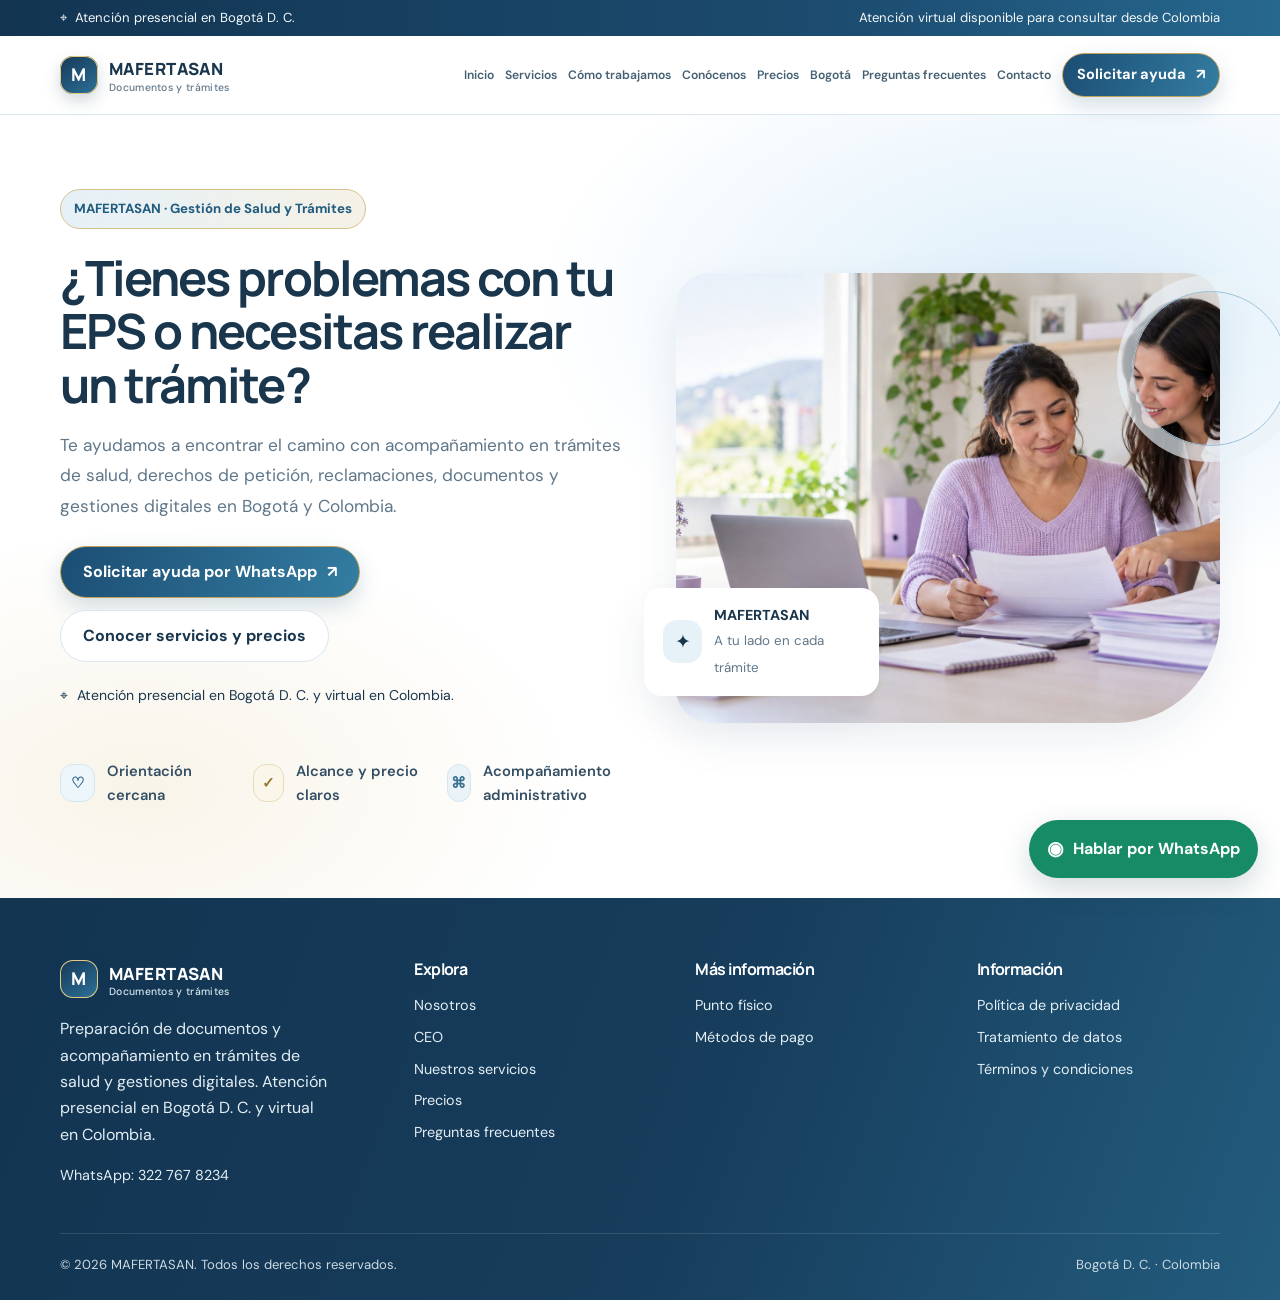
<file: index.html>
<!doctype html>
<html lang="es">
<head>
  <meta charset="utf-8"><meta name="viewport" content="width=device-width, initial-scale=1">
  <meta name="theme-color" content="#ffffff">
  <title>MAFERTASAN | Gestión de Salud y Trámites en Bogotá</title>
  <meta name="description" content="¿Tienes problemas con tu EPS o necesitas un trámite? MAFERTASAN te acompaña con gestiones de salud, derechos de petición, documentos y trámites digitales en Bogotá y Colombia.">
  <meta property="og:title" content="MAFERTASAN — Gestión de Salud y Trámites"><meta property="og:description" content="Acompañamiento en gestiones de salud, documentos y trámites digitales en Bogotá y Colombia."><meta property="og:type" content="website"><meta property="og:image" content="https://mafertasan.vercel.app/assets/mayerli-guzman.jpg">
  <link rel="preconnect" href="https://fonts.googleapis.com"><link rel="preconnect" href="https://fonts.gstatic.com" crossorigin>
  <link href="https://fonts.googleapis.com/css2?family=DM+Sans:wght@400;500;600;700&family=Manrope:wght@400;500;600;700;800&display=swap" rel="stylesheet">
  <style>
    :root{--ink:#16343b;--muted:#62777b;--teal:#087e83;--teal2:#dff3ef;--lime:#c5df84;--cream:#f7faf9;--white:#fff;--line:#e1ebe8;--navy:#153b43;--shadow:0 16px 44px #123b4310;--radius:24px}*{box-sizing:border-box}html{scroll-behavior:smooth;scroll-padding-top:92px}body{margin:0;background:var(--cream);color:var(--ink);font-family:'DM Sans',sans-serif;font-size:16px;line-height:1.65}h1,h2,h3,h4{font-family:Manrope,sans-serif;line-height:1.16;letter-spacing:-.035em;margin:0 0 16px}h1{font-size:clamp(2.8rem,5.3vw,5.25rem);max-width:750px}h2{font-size:clamp(2rem,3.6vw,3.25rem)}h3{font-size:1.22rem}p{margin:0 0 16px;color:var(--muted)}a{color:inherit;text-decoration:none}button,input,select,textarea{font:inherit}button,a{ -webkit-tap-highlight-color:transparent}.container{width:min(1160px,calc(100% - 44px));margin:auto}.section{padding:104px 0}.eyebrow{display:inline-flex;align-items:center;gap:9px;color:var(--teal);font-weight:700;font-size:.78rem;letter-spacing:.11em;text-transform:uppercase;margin-bottom:17px}.eyebrow:before{content:'';width:24px;height:2px;background:var(--lime)}.section-head{max-width:720px;margin-bottom:42px}.section-head p{font-size:1.08rem}.btn{display:inline-flex;justify-content:center;align-items:center;gap:10px;min-height:52px;padding:0 22px;border-radius:999px;border:1px solid transparent;font-weight:700;cursor:pointer;transition:.2s transform,.2s background,.2s box-shadow}.btn:hover{transform:translateY(-2px)}.btn-primary{background:var(--teal);color:white;box-shadow:0 8px 20px #087e8328}.btn-primary:hover{background:#066c71}.btn-light{background:#fff;color:var(--ink);border-color:var(--line)}.btn-outline{border-color:#a9c7c2;color:var(--ink);background:transparent}.btn-sm{min-height:44px;padding:0 18px;font-size:.91rem}.topbar{background:var(--navy);color:#e5f4ef;font-size:.82rem;padding:7px 0}.topbar-inner{display:flex;justify-content:space-between;gap:14px}.topbar span{display:flex;align-items:center;gap:8px}.nav{position:sticky;top:0;z-index:20;background:#f7faf9ed;backdrop-filter:blur(15px);border-bottom:1px solid #e4ece9}.nav-inner{height:78px;display:flex;align-items:center;justify-content:space-between}.brand{display:flex;gap:11px;align-items:center;font-family:Manrope,sans-serif;font-weight:800;font-size:1.05rem;letter-spacing:.025em}.brand-mark{height:38px;width:38px;border-radius:13px;background:var(--teal);color:white;display:grid;place-items:center;font-size:1.1rem;font-weight:800}.brand small{display:block;color:var(--muted);font:500 .65rem 'DM Sans';letter-spacing:.03em;margin-top:-2px}.nav-links{display:flex;gap:22px;align-items:center;font-size:.88rem;font-weight:600}.nav-links>a:not(.btn){color:#526b70}.nav-links>a:hover{color:var(--teal)}.nav-toggle{display:none;width:46px;height:46px;border:1px solid var(--line);background:white;border-radius:14px;color:var(--ink);font-size:1.25rem}.hero{padding:74px 0 90px;position:relative;overflow:hidden;background:radial-gradient(ellipse at 85% 32%,#e0f0eb 0,transparent 42%),var(--cream)}.hero-grid{display:grid;grid-template-columns:1.02fr .98fr;align-items:center;gap:50px}.hero-copy>p{font-size:1.15rem;max-width:610px;margin:24px 0 26px}.hero .tag{display:inline-flex;padding:8px 13px;background:#e5f2ee;border-radius:99px;color:var(--teal);font-size:.83rem;font-weight:700;margin-bottom:22px}.hero-actions{display:flex;gap:12px;flex-wrap:wrap}.hero-note{font-size:.88rem;margin-top:22px;display:flex;gap:9px;align-items:center}.hero-visual{position:relative;min-height:450px}.hero-visual img{position:absolute;inset:0;width:100%;height:100%;object-fit:cover;border-radius:34px 34px 105px 34px;box-shadow:var(--shadow)}.float-card{position:absolute;left:-32px;bottom:27px;background:white;border-radius:18px;padding:16px 19px;box-shadow:var(--shadow);max-width:235px;display:flex;gap:12px;align-items:center}.float-icon{width:43px;height:43px;border-radius:14px;background:var(--teal2);display:grid;place-items:center;font-size:1.2rem}.float-card b{display:block;font-size:.9rem}.float-card small{color:var(--muted)}.hero-orb{position:absolute;width:155px;height:155px;border:1px solid #b8d7ce;border-radius:50%;right:-68px;top:18px;z-index:0}.trust-strip{display:grid;grid-template-columns:repeat(3,1fr);gap:14px;margin-top:52px}.trust-item{display:flex;align-items:center;gap:12px;color:#3b5c61;font-weight:600;font-size:.92rem}.trust-item span:first-child{width:38px;height:38px;background:white;border:1px solid var(--line);border-radius:13px;display:grid;place-items:center}.intro-grid{display:grid;grid-template-columns:.8fr 1.2fr;gap:80px;align-items:start}.intro-aside{background:var(--navy);border-radius:var(--radius);padding:30px;color:white}.intro-aside p{color:#d0e0dc}.intro-aside strong{color:var(--lime)}.checklist{display:grid;grid-template-columns:1fr 1fr;gap:12px;margin-top:25px}.check{display:flex;gap:10px;color:#36545a;font-weight:600}.check i{font-style:normal;color:var(--teal)}.services-overview{background:#edf5f2}.line-grid{display:grid;grid-template-columns:1fr 1fr;gap:22px}.line-card{border-radius:28px;background:white;overflow:hidden;box-shadow:var(--shadow);display:grid;grid-template-columns:1fr .8fr;min-height:350px}.line-card-copy{padding:34px 30px;display:flex;flex-direction:column;align-items:flex-start}.line-card-copy p{font-size:.95rem}.line-card-art{background:linear-gradient(145deg,#d9efea,#eff7f4);min-height:250px;position:relative;overflow:hidden;display:grid;place-items:center;font-size:6rem}.line-card:nth-child(2) .line-card-art{background:linear-gradient(145deg,#e9efd7,#f7f7eb)}.line-card-art:after{content:'';position:absolute;width:180px;height:180px;border:1px solid #ffffffaa;border-radius:50%;right:-48px;top:-38px}.line-card-copy .btn{margin-top:auto}.tagline{font-weight:700;color:var(--teal);font-size:.9rem;margin-bottom:10px}.service-area{background:var(--white)}.service-area.alt{background:#f0f6f3}.service-title{display:flex;justify-content:space-between;align-items:end;gap:25px;margin-bottom:35px}.service-title p{max-width:590px}.badge{background:var(--teal2);padding:8px 13px;border-radius:99px;color:var(--teal);font-size:.8rem;font-weight:700;white-space:nowrap}.service-grid{display:grid;grid-template-columns:repeat(3,1fr);gap:15px}.service-card{padding:23px;border:1px solid var(--line);background:white;border-radius:20px;display:flex;flex-direction:column;min-height:225px;transition:.2s transform,.2s box-shadow}.service-card:hover{transform:translateY(-4px);box-shadow:var(--shadow)}.service-icon{height:43px;width:43px;border-radius:14px;background:#e8f4f0;display:grid;place-items:center;font-size:1.2rem;margin-bottom:18px}.service-card p{font-size:.91rem;flex:1}.service-bottom{display:flex;justify-content:space-between;align-items:center;margin-top:10px}.price{font-weight:700;color:var(--teal);font-size:.9rem}.text-link{font-size:.88rem;font-weight:700;color:var(--teal)}.audience{background:var(--navy);color:white}.audience p{color:#c8d9d5}.audience .eyebrow{color:#a9dbcb}.audience-grid{display:grid;grid-template-columns:repeat(4,1fr);gap:14px}.audience-card{border:1px solid #ffffff20;background:#ffffff08;border-radius:20px;padding:23px}.audience-card .service-icon{background:#ffffff17}.audience-card h3{font-size:1.05rem}.digital-hero{background:#f0f3e7}.digital-hero-grid{display:grid;grid-template-columns:1fr .85fr;gap:60px;align-items:center}.digital-visual{min-height:300px;border-radius:30px;background:linear-gradient(145deg,#d9e9c4,#f5f5e8);display:grid;place-items:center;font-size:8rem;position:relative;overflow:hidden}.digital-visual:after,.digital-visual:before{content:'';position:absolute;border:1px solid #ffffffb0;border-radius:50%;width:230px;height:230px}.digital-visual:before{width:310px;height:310px}.document-band{background:var(--teal);color:white;border-radius:28px;padding:40px;display:grid;grid-template-columns:1fr auto;gap:22px;align-items:center;margin-top:48px}.document-band p{color:#d8ece7}.doc-chips{display:flex;flex-wrap:wrap;gap:8px;margin-top:18px}.doc-chips span{border:1px solid #ffffff50;border-radius:99px;padding:6px 12px;font-size:.82rem}.how-grid{display:grid;grid-template-columns:repeat(4,1fr);gap:18px;counter-reset:step}.step{position:relative;padding:26px 22px;background:white;border-radius:20px;border:1px solid var(--line)}.step-num{height:42px;width:42px;border-radius:50%;display:grid;place-items:center;background:var(--teal);color:white;font-weight:800;margin-bottom:22px}.step p{font-size:.91rem}.location-grid{display:grid;grid-template-columns:1fr 1fr;gap:18px}.location-card{padding:32px;border-radius:24px;background:white;border:1px solid var(--line)}.location-card.virtual{background:#eaf4f0}.location-card .service-icon{width:50px;height:50px}.location-card p{margin-bottom:22px}.price-note{padding:17px 20px;background:#edf5f2;border-radius:16px;margin-bottom:28px;color:#456268}.faq-contact{background:#eff5f2}.faq-grid{display:grid;grid-template-columns:1fr 1fr;gap:55px;align-items:start}.faq-list details{background:white;border:1px solid var(--line);border-radius:14px;padding:17px 19px;margin-bottom:10px}.faq-list summary{font-weight:700;cursor:pointer;list-style:none;display:flex;justify-content:space-between;gap:16px}.faq-list summary:after{content:'+';color:var(--teal);font-size:1.25rem;line-height:1}.faq-list details[open] summary:after{content:'−'}.faq-list details p{margin:13px 0 0;font-size:.93rem}.contact-card{background:var(--navy);border-radius:26px;padding:30px;color:white}.contact-card p{color:#d0e0dc}.contact-card .btn-light{margin-top:7px}.form{background:white;border:1px solid var(--line);border-radius:24px;padding:30px}.form-grid{display:grid;grid-template-columns:1fr 1fr;gap:15px}.field{display:flex;flex-direction:column;gap:7px}.field.full{grid-column:1/-1}.field label{font-size:.88rem;font-weight:700}.field input,.field select,.field textarea{width:100%;border:1px solid #d7e3df;border-radius:12px;padding:13px 14px;background:#fff;color:var(--ink);min-height:49px}.field textarea{min-height:118px;resize:vertical}.field input:focus,.field select:focus,.field textarea:focus{outline:3px solid #087e8325;border-color:var(--teal)}.form-note{font-size:.82rem;margin:14px 0}.status{padding:12px 14px;border-radius:12px;margin-top:14px;display:none;font-size:.9rem}.status.show{display:block;background:#fff4dd;color:#634a17}.status.error{background:#fde9e7;color:#8b2e25}.transparency{background:#fff8e8;border:1px solid #f2e5c5;border-radius:18px;padding:23px;margin-top:22px}.transparency strong{color:#6a541f}.footer{background:#102e35;color:white;padding:62px 0 24px}.footer-grid{display:grid;grid-template-columns:1.3fr 1fr 1fr 1fr;gap:38px}.footer p,.footer a{color:#bdd0cc}.footer h3{font-size:1rem;color:white}.footer-links{display:grid;gap:8px;font-size:.9rem}.footer-brand{color:white!important}.footer-bottom{border-top:1px solid #ffffff20;margin-top:45px;padding-top:20px;display:flex;justify-content:space-between;gap:20px;font-size:.82rem;color:#a9bfba}.wa-float{position:fixed;right:22px;bottom:22px;z-index:19;display:flex;align-items:center;gap:9px;padding:13px 18px;border-radius:99px;background:#168b65;color:white;font-weight:700;box-shadow:0 10px 30px #123b4330}.wa-float:hover{background:#107553}.wa-icon{font-size:1.2rem}.toast{position:fixed;left:50%;bottom:24px;transform:translate(-50%,20px);opacity:0;pointer-events:none;background:var(--navy);color:white;padding:12px 20px;border-radius:99px;z-index:40;transition:.25s}.toast.show{opacity:1;transform:translate(-50%,0)}.sr-only{position:absolute;width:1px;height:1px;padding:0;margin:-1px;overflow:hidden;clip:rect(0,0,0,0);white-space:nowrap;border:0}
    @media(max-width:1000px){.nav-links{gap:13px}.nav-links>a:not(.btn){font-size:.8rem}.nav-links .btn{padding:0 15px}.hero-grid{gap:32px}.line-card{grid-template-columns:1fr}.line-card-art{min-height:170px;grid-row:1}.service-grid{grid-template-columns:repeat(2,1fr)}.audience-grid{grid-template-columns:repeat(2,1fr)}.footer-grid{grid-template-columns:1fr 1fr}}
    @media(max-width:760px){.container{width:min(100% - 32px,560px)}.section{padding:74px 0}.topbar-inner{justify-content:center}.topbar-inner span:last-child{display:none}.nav-inner{height:70px}.nav-toggle{display:grid;place-items:center}.nav-links{display:none;position:absolute;top:69px;left:0;right:0;padding:18px 22px 24px;background:var(--cream);border-bottom:1px solid var(--line);box-shadow:0 20px 25px #143c4310;align-items:stretch;flex-direction:column;gap:0}.nav-links.open{display:flex}.nav-links>a:not(.btn){font-size:1rem;padding:12px 4px}.nav-links .btn{margin-top:9px}.hero{padding:52px 0 68px}.hero-grid,.intro-grid,.digital-hero-grid{grid-template-columns:1fr;gap:35px}.hero-visual{min-height:330px;margin:0 9px 0 20px}.hero-copy>p{font-size:1.03rem}.trust-strip{grid-template-columns:1fr;gap:10px;margin-top:34px}.intro-grid{gap:30px}.checklist{grid-template-columns:1fr}.line-grid{grid-template-columns:1fr}.line-card{grid-template-columns:1fr .7fr;min-height:300px}.line-card-art{grid-row:auto;min-height:100%}.line-card-copy{padding:25px 21px}.service-title{align-items:flex-start;flex-direction:column}.service-grid{grid-template-columns:1fr}.service-card{min-height:190px}.audience-grid{grid-template-columns:1fr 1fr}.digital-visual{min-height:240px}.document-band{grid-template-columns:1fr;padding:28px}.how-grid{grid-template-columns:1fr 1fr}.location-grid{grid-template-columns:1fr}.faq-grid{grid-template-columns:1fr;gap:24px}.form{padding:22px}.form-grid{grid-template-columns:1fr}.field.full{grid-column:auto}.footer-grid{grid-template-columns:1fr 1fr;gap:28px 18px}.footer-grid>div:first-child{grid-column:1/-1}.footer-bottom{flex-direction:column;margin-top:30px}.wa-float{right:14px;bottom:14px;padding:13px 15px}.wa-label{display:none}}
    @media(max-width:390px){h1{font-size:2.5rem}.line-card{grid-template-columns:1fr}.line-card-art{min-height:150px;grid-row:1}.audience-grid,.how-grid{grid-template-columns:1fr}.footer-grid{grid-template-columns:1fr}.footer-grid>div:first-child{grid-column:auto}.hero-actions .btn{width:100%}}
    @media(prefers-reduced-motion:reduce){*,*::before,*::after{scroll-behavior:auto!important;transition:none!important}}
  </style>
  <style>
    :root{--ink:#30243c;--muted:#70637b;--teal:#7f49ad;--teal2:#f0e5fa;--lime:#e4c7f1;--cream:#fff;--white:#fff;--line:#eadff2;--navy:#3d294d;--shadow:0 18px 48px #55336c17}
    ::selection{background:#e6d1f5;color:#382448}.btn-primary{background:linear-gradient(115deg,#7742a8,#a15ac1);box-shadow:0 9px 23px #854caf42}.btn-primary:hover{background:linear-gradient(115deg,#63358f,#8c43ad)}.btn-outline{border-color:#cfb8e2;color:#70458f}.btn-outline:hover{background:#f7f0fb}.brand-mark{background:linear-gradient(145deg,#7643a5,#ae6ac8);box-shadow:0 7px 16px #8148ab35}.topbar{background:linear-gradient(90deg,#392547,#56356f 55%,#74458f);color:#f9f3fd}.nav{background:#ffffffed;border-color:#eee6f4}.nav-links>a[aria-current="page"]:not(.btn){color:#693595;background:#f1e6fa}.hero{background:radial-gradient(ellipse at 83% 24%,#eadcf7 0,transparent 35%),radial-gradient(ellipse at 11% 86%,#fae8f7 0,transparent 27%),#fff}.hero .tag{background:linear-gradient(100deg,#f1e4fb,#faeafa);color:#76429e}.hero-orb{border-color:#d0aee8;box-shadow:0 0 0 16px #f3eafa55}.trust-item{color:#564365}.trust-item span:first-child{color:#8953b1;background:#f5edfb;border-color:#eadcf5}.trust-item:nth-child(2) span:first-child{color:#aa4f97;background:#f9e9f5;border-color:#f1d7eb}.trust-item:nth-child(3) span:first-child{color:#6953ae;background:#efedfc;border-color:#dfdcf7}.intro-aside,.contact-card{background:linear-gradient(140deg,#3d294d,#56376c 58%,#70458b)}.intro-aside strong{color:#efc9f2}.services-overview{background:linear-gradient(180deg,#f7f1fb,#fff)}.line-card{border-color:#eee5f5}.line-card-art{background:linear-gradient(145deg,#e9dafa,#f8eefb)}.line-card:nth-child(2) .line-card-art{background:linear-gradient(145deg,#f5def0,#f0e9fb)}.line-card-art:after{border-color:#fff}.tagline{color:#8149a7}.service-area.alt,.faq-contact{background:linear-gradient(180deg,#faf7fc,#f7f1fb)}.badge{background:#f0e3f8;color:#77459a}.service-card{border-color:#eee5f5;box-shadow:0 5px 19px #63417808}.service-card:hover{border-color:#d9c3e8;box-shadow:0 15px 34px #74478f1c}.service-icon{color:#7949a5;background:#f0e5fa}.service-grid .service-card:nth-child(3n+2) .service-icon{color:#a24c91;background:#f9e8f4}.service-grid .service-card:nth-child(3n) .service-icon{color:#6655aa;background:#efedfc}.price{color:#704099}.text-link{color:#743e9c}.audience{background:linear-gradient(125deg,#3a274b,#52336a 60%,#694382)}.audience .eyebrow{color:#edc8f0}.audience .service-icon{background:#ffffff1c;color:#f0d7fa}.digital-hero{background:radial-gradient(ellipse at 82% 52%,#f0def8 0,transparent 34%),linear-gradient(120deg,#fff,#fbf7fe)}.digital-visual{background:linear-gradient(145deg,#e3d1f2,#f6e8f6 54%,#e9e6fc);color:#8151a7}.document-band{background:linear-gradient(110deg,#7540a2,#9b54b8 55%,#b36cb9)}.step-num{background:linear-gradient(145deg,#7843a4,#a35ac2);box-shadow:0 7px 16px #7945a635}.location-card.virtual{background:linear-gradient(145deg,#f4ecfa,#fbf7fc);border-color:#e9ddf2}.price-note,.payment-note{background:linear-gradient(100deg,#f5edf9,#fbedf7);border-color:#eadcf2;color:#59456a}.info-tabs{background:linear-gradient(100deg,#eee2f7,#f7eaf6);border-color:#e7d6f1}.info-tab{color:#695775}.info-tab.active{color:#69348f;box-shadow:0 5px 16px #6f409b1e}.pay-step{border-color:#ece1f3;background:linear-gradient(110deg,#fff,#fbf7fd)}.transparency{background:#f8f0fa;border-color:#eadcf2}.transparency strong{color:#724595}.footer{background:linear-gradient(110deg,#352442,#463056 55%,#523866)}.footer p,.footer a{color:#e8dff0}.footer-bottom{color:#d5c6e0}.field input:focus,.field select:focus,.field textarea:focus{outline-color:#8b4db533;border-color:#955bb4}
    .page-view[hidden]{display:none!important}.page-view.active{display:block;animation:view-in .28s ease-out}@keyframes view-in{from{opacity:0;transform:translateY(8px)}to{opacity:1;transform:translateY(0)}}.nav-links{gap:11px;font-size:.76rem}.nav-links>a:not(.btn){font-size:.76rem;white-space:nowrap}.nav-links .btn{padding:0 14px;min-height:44px}.nav-links>a[aria-current="page"]:not(.btn){color:var(--teal);background:var(--teal2);padding:8px 11px;border-radius:99px}.info-tabs{display:flex;gap:8px;padding:7px;background:#f3edf8;border:1px solid #e8def0;border-radius:17px;width:max-content;max-width:100%;margin:0 0 22px}.info-tab{border:0;background:transparent;color:#62556e;border-radius:12px;padding:12px 19px;font-weight:700;cursor:pointer;min-height:48px}.info-tab.active{background:#fff;color:#6e548a;box-shadow:0 3px 12px #30203d12}.info-tab:focus-visible{outline:3px solid #8b6eaa55;outline-offset:2px}.info-panel[hidden]{display:none}.point-address{margin-bottom:20px}.payment-grid{display:grid;grid-template-columns:1fr 1fr;gap:18px}.pay-step{padding:14px 16px;border-radius:15px;background:#fff;border:1px solid var(--line);margin:12px 0}.pay-step strong{color:#75588f}.pay-step p{margin:4px 0 0}.info-virtual{margin-top:22px}
    @media(max-width:1100px){.nav-inner{height:76px}.nav-toggle{display:grid;place-items:center}.nav-links{display:none;position:absolute;top:75px;left:0;right:0;padding:14px 22px 22px;background:#fff;border-bottom:1px solid var(--line);box-shadow:0 20px 25px #30203d10;align-items:stretch;flex-direction:column;gap:0}.nav-links.open{display:flex}.nav-links>a:not(.btn){font-size:.96rem;padding:10px 4px}.nav-links .btn{margin-top:8px}}
    .btn-primary{box-shadow:0 8px 20px #8b6eaa30}.btn-primary:hover{background:#75588f}.btn-outline{border-color:#d7c8e5}.topbar{color:#f5eff9}.nav{background:#fffffff0;border-color:var(--line)}.nav-links>a:not(.btn){color:#675c70}.hero{background:radial-gradient(ellipse at 85% 32%,#f1eafa 0,transparent 42%),#fff}.hero .tag{background:#f0e9f7}.hero-orb{border-color:#d8c7e8}.trust-item{color:#554568}.intro-aside p,.contact-card p{color:#e8dff0}.intro-aside strong{color:#e4d4f2}.check{color:#574a63}.services-overview,.service-area.alt,.digital-hero,.faq-contact{background:#faf8fc}.line-card-art{background:linear-gradient(145deg,#eee5f6,#faf7fc)}.line-card:nth-child(2) .line-card-art{background:linear-gradient(145deg,#e8def1,#f8f5fb)}.hero-orb{border-color:#d7c5e8}.service-card .service-icon,.location-card .service-icon{background:#f0eaf7}.audience .eyebrow{color:#e4d4f2}.digital-visual{background:linear-gradient(145deg,#ebe2f4,#faf7fc)}.document-band{background:#8b6eaa}.document-band p{color:#f4eff8}.step-num{background:#8b6eaa}.location-card.virtual{background:#f3edf8}.price-note{background:#f4eff8;color:#594c65}.field input,.field select,.field textarea{border-color:#e2d9eb}.field input:focus,.field select:focus,.field textarea:focus{outline-color:#8b6eaa25;border-color:#8b6eaa}.status.show{background:#f1eafa;color:#514060}.status.error{background:#f9e9f2;color:#7a3555}.transparency{background:#f7f2fa;border-color:#e8dcf0}.transparency strong{color:#59436d}.footer{background:#392d46}.footer p,.footer a{color:#e0d6e9}.footer-bottom{color:#d3c7dc}.nav-links.open{background:#fff;border-color:var(--line)}
    .visit-media{display:grid;grid-template-columns:.9fr 1.1fr;gap:20px;margin-top:22px}.visit-photo,.visit-video{overflow:hidden;background:#fff;border:1px solid var(--line);border-radius:22px}.visit-photo img{display:block;width:100%;height:100%;min-height:290px;object-fit:cover}.visit-video video{display:block;width:100%;height:100%;min-height:290px;object-fit:cover;background:#102e35}.visit-caption{padding:15px 18px}.visit-caption strong{display:block}.visit-caption p{font-size:.9rem;margin:4px 0 0}.payment-note{margin:20px 0 0;background:#f4eff8;border:1px solid #e7dcf0;border-radius:18px;padding:20px 23px;color:#514060}.payment-note strong{color:#59436d}.address-line{display:flex;gap:9px;align-items:flex-start;font-weight:600;color:var(--ink);margin:14px 0 20px}.address-line span{color:var(--teal)}
    @media(max-width:760px){.visit-media{grid-template-columns:1fr;gap:14px}.visit-photo img,.visit-video video{min-height:0;height:auto;aspect-ratio:16/10}.visit-caption{padding:13px 15px}.payment-note{padding:17px}.address-line{font-size:.95rem}.payment-grid{grid-template-columns:1fr}.info-tabs{width:100%}.info-tab{flex:1;padding:10px 8px;font-size:.9rem}.point-address{padding:23px}}@media(prefers-reduced-motion:reduce){.page-view.active{animation:none}}
  </style>
  <style>
    :root{--ink:#30243c;--muted:#70637b;--teal:#8146ad;--teal2:#f0e5fa;--lime:#dfb8ee;--cream:#fff;--white:#fff;--line:#eadff2;--navy:#3d294d;--shadow:0 18px 48px #55336c17}
    ::selection{background:#e6d1f5;color:#382448}
    .btn-primary{background:linear-gradient(115deg,#7040a0,#a34fc0 55%,#c262ae);box-shadow:0 10px 24px #854caf42;color:#fff}.btn-primary:hover{background:linear-gradient(115deg,#63358f,#913bb1 60%,#ad4b9d)}
    .btn-outline{border-color:#cfb8e2;color:#70458f}.btn-outline:hover{background:#f7f0fb}
    .brand-mark{background:linear-gradient(145deg,#7040a0,#b05bc8 65%,#d078b9);box-shadow:0 7px 16px #8148ab35}
    .topbar{background:linear-gradient(90deg,#392547,#56356f 48%,#74458f 76%,#9859a6);color:#f9f3fd}
    .nav{background:#ffffffed;border-color:#eee6f4}.nav-links>a[aria-current="page"]:not(.btn){color:#693595;background:#f1e6fa}
    .hero{background:radial-gradient(ellipse at 83% 24%,#eadcf7 0,transparent 35%),radial-gradient(ellipse at 11% 86%,#fae8f7 0,transparent 27%),#fff}
    .hero .tag{background:linear-gradient(100deg,#f1e4fb,#faeafa);color:#76429e}.hero-orb{border-color:#d0aee8;box-shadow:0 0 0 16px #f3eafa55}
    .trust-item{color:#564365}.trust-item span:first-child{color:#8953b1;background:#f5edfb;border-color:#eadcf5}.trust-item:nth-child(2) span:first-child{color:#aa4f97;background:#f9e9f5;border-color:#f1d7eb}.trust-item:nth-child(3) span:first-child{color:#6953ae;background:#efedfc;border-color:#dfdcf7}
    .intro-aside,.contact-card{background:linear-gradient(140deg,#3d294d,#56376c 52%,#70458b 78%,#87549a)}.intro-aside p,.contact-card p{color:#eee3f4}.intro-aside strong{color:#efc9f2}.check{color:#574a63}.check i{color:#994fb3}
    .services-overview{background:linear-gradient(180deg,#f7f1fb,#fff)}.line-card{border-color:#eee5f5}.line-card-art{background:linear-gradient(145deg,#e9dafa,#f8eefb)}.line-card:nth-child(2) .line-card-art{background:linear-gradient(145deg,#f5def0,#f0e9fb)}.line-card-art:after{border-color:#fff}.tagline{color:#8149a7}
    .service-area.alt,.faq-contact{background:linear-gradient(180deg,#faf7fc,#f7f1fb)}.badge{background:#f0e3f8;color:#77459a}.service-card{border-color:#eee5f5;box-shadow:0 5px 19px #63417808}.service-card:hover{border-color:#d9c3e8;box-shadow:0 15px 34px #74478f1c}.service-icon{color:#7949a5;background:#f0e5fa}.service-grid .service-card:nth-child(3n+2) .service-icon{color:#a24c91;background:#f9e8f4}.service-grid .service-card:nth-child(3n) .service-icon{color:#6655aa;background:#efedfc}.price{color:#704099}.text-link{color:#743e9c}
    .audience{background:linear-gradient(125deg,#3a274b,#52336a 48%,#694382 76%,#815093)}.audience .eyebrow{color:#edc8f0}.audience .service-icon{background:#ffffff1c;color:#f0d7fa}
    .digital-hero{background:radial-gradient(ellipse at 82% 52%,#f0def8 0,transparent 34%),linear-gradient(120deg,#fff,#fbf7fe)}.digital-visual{background:linear-gradient(145deg,#e3d1f2,#f6e8f6 54%,#e9e6fc);color:#8151a7}
    .document-band{background:linear-gradient(110deg,#7540a2,#9b54b8 55%,#b36cb9)}.document-band p{color:#f6effa}.step-num{background:linear-gradient(145deg,#7843a4,#a35ac2);box-shadow:0 7px 16px #7945a635}
    .location-card.virtual{background:linear-gradient(145deg,#f4ecfa,#fbf7fc);border-color:#e9ddf2}.price-note,.payment-note{background:linear-gradient(100deg,#f5edf9,#fbedf7);border-color:#eadcf2;color:#59456a}.payment-note strong,.transparency strong{color:#724595}
    .info-tabs{background:linear-gradient(100deg,#eee2f7,#f7eaf6);border-color:#e7d6f1}.info-tab{color:#695775}.info-tab.active{color:#69348f;box-shadow:0 5px 16px #6f409b1e}.pay-step{border-color:#ece1f3;background:linear-gradient(110deg,#fff,#fbf7fd)}.transparency{background:#f8f0fa;border-color:#eadcf2}
    .footer{background:linear-gradient(110deg,#352442,#463056 48%,#523866 75%,#674477)}.footer p,.footer a{color:#e8dff0}.footer-bottom{color:#d5c6e0}
    .field input:focus,.field select:focus,.field textarea:focus{outline-color:#8b4db533;border-color:#955bb4}
    @media(max-width:1100px){.nav-links.open{background:#fff;border-color:var(--line)}}
    .cart-launch{position:fixed;z-index:35;left:20px;bottom:22px;border:0;border-radius:999px;padding:14px 20px;background:linear-gradient(110deg,#7040a0,#a34fc0 65%,#c262ae);color:#fff;font-weight:800;box-shadow:0 10px 30px #57326d45;cursor:pointer}.cart-launch span{display:inline-grid;place-items:center;min-width:24px;height:24px;margin-left:7px;border-radius:99px;background:#fff;color:#7040a0;font-size:.8rem}.cart-shade{position:fixed;inset:0;z-index:39;background:#24172b80;opacity:0;visibility:hidden;transition:.22s}.cart-shade.open{opacity:1;visibility:visible}.cart-panel{position:fixed;z-index:40;right:0;top:0;height:100dvh;width:min(440px,100%);padding:26px;background:#fff;box-shadow:-15px 0 50px #24172b25;transform:translateX(105%);transition:transform .25s ease;display:flex;flex-direction:column}.cart-panel.open{transform:translateX(0)}.cart-head{display:flex;justify-content:space-between;align-items:center;padding-bottom:15px;border-bottom:1px solid var(--line)}.cart-head h2{font-size:1.6rem;margin:0}.cart-close{border:0;background:#f3eafa;color:#664183;width:42px;height:42px;border-radius:14px;font-size:1.35rem;cursor:pointer}.cart-items{overflow:auto;flex:1;padding:14px 0}.cart-empty{padding:30px 12px;text-align:center;color:var(--muted)}.cart-row{display:grid;grid-template-columns:1fr auto;gap:8px;padding:14px 0;border-bottom:1px solid var(--line)}.cart-row strong{font-size:.94rem;line-height:1.35}.cart-row small{display:block;color:var(--muted);margin-top:4px}.cart-remove{border:0;background:#f9eaf3;color:#8f4774;border-radius:10px;padding:5px 9px;cursor:pointer}.cart-total{padding:16px 0;border-top:1px solid var(--line)}.cart-total div{display:flex;justify-content:space-between;gap:14px;margin:5px 0}.cart-total .cart-grand{font-weight:800;color:#68408a;font-size:1.04rem}.cart-footnote{font-size:.8rem;color:var(--muted);margin:7px 0 14px}.cart-send{width:100%}.add-cart{border:1px solid #ddc9ec;border-radius:999px;background:linear-gradient(110deg,#f5edfb,#fbeef7);color:#704093;font-size:.78rem;font-weight:800;padding:8px 11px;cursor:pointer;white-space:nowrap}.service-bottom{gap:8px;flex-wrap:wrap}.service-bottom .price{margin-right:auto}
    @media(max-width:520px){.cart-launch{left:12px;bottom:12px;padding:12px 15px}.cart-panel{padding:20px}.service-bottom{align-items:center}.add-cart{font-size:.74rem;padding:8px 9px}}
    .eyebrow:before{background:#c4a052}.hero .tag{border:1px solid #e6d9b9}.brand-mark{box-shadow:0 7px 16px #8148ab35,inset 0 0 0 1px #e2ca8d}.visual-services{margin:0 0 58px}.visual-services .section-head{margin-bottom:24px}.visual-services h2{font-size:clamp(1.8rem,3vw,2.5rem)}.visual-service-grid{display:grid;grid-template-columns:repeat(3,minmax(0,1fr));gap:16px}.visual-service-card{display:flex;flex-direction:column;min-width:0;overflow:hidden;background:#fff;border:1px solid #eadff2;border-radius:22px;box-shadow:0 8px 24px #5e3c7710;transition:transform .2s,box-shadow .2s,border-color .2s}.visual-service-card:hover{transform:translateY(-4px);border-color:#d3b8e6;box-shadow:0 16px 34px #74478f20}.visual-service-card img{display:block;width:100%;aspect-ratio:1.45;object-fit:cover}.visual-service-copy{display:flex;flex-direction:column;align-items:flex-start;padding:18px;flex:1}.visual-service-copy .badge{margin-bottom:10px;white-space:normal;border:1px solid #eadbb7;background:linear-gradient(100deg,#f0e5fa,#faf5e8)}.visual-service-copy h3{margin:0 0 8px;font-size:1.05rem;color:#432d54}.visual-service-copy p{font-size:.88rem;margin:0 0 16px;flex:1}.visual-service-link{font-size:.86rem;font-weight:800;color:#79469b}.visual-service-card:focus-visible{outline:3px solid #a66fc4;outline-offset:3px}
    @media(max-width:950px){.visual-service-grid{grid-template-columns:repeat(2,minmax(0,1fr))}}
    @media(max-width:520px){.visual-service-grid{gap:11px}.visual-service-copy{padding:14px}.visual-service-copy h3{font-size:.98rem}.visual-service-copy p{font-size:.82rem}.visual-service-card img{aspect-ratio:1.2}}
    @media(prefers-reduced-motion:reduce){.page-view.active,.cart-shade,.cart-panel,.visual-service-card{animation:none;transition:none}}
  </style>
  <style>
    :root{--ink:#19364d;--muted:#607789;--teal:#27688f;--teal2:#e7f2f8;--lime:#c2a25b;--cream:#fff;--white:#fff;--line:#d9e7ef;--navy:#153957;--shadow:0 16px 44px #15395714}
    body{background:#fff;color:var(--ink)}::selection{background:#dceefa;color:#153957}
    .eyebrow{color:#2b6b94}.eyebrow:before{background:#c2a25b}
    .btn-primary{background:linear-gradient(115deg,#1c4d73,#347da2);box-shadow:0 9px 22px #1e5a8030;border:1px solid #c2a25b;color:#fff}.btn-primary:hover{background:linear-gradient(115deg,#173f61,#28688e)}.btn-outline{border-color:#c2a25b;color:#204e70}.btn-outline:hover{background:#eef6fa}
    .brand-mark{background:linear-gradient(145deg,#153957,#2d7198);box-shadow:0 7px 16px #15395730,inset 0 0 0 1px #e3c982}
    .topbar{background:linear-gradient(90deg,#123451,#1c4c70 66%,#27688f);color:#f3f8fb}.nav{background:#ffffffed;border-color:#d9e7ef}.nav-links>a:not(.btn){color:#455f72}.nav-links>a[aria-current="page"]:not(.btn){color:#174d70;background:#e8f3f9}.nav-links>a:hover{color:#1d638a}
    .hero{background:radial-gradient(ellipse at 83% 24%,#dceefa 0,transparent 35%),radial-gradient(ellipse at 11% 86%,#f8f4e9 0,transparent 27%),#fff}.hero .tag{background:linear-gradient(100deg,#e5f1f8,#f5f1e6);color:#215b7e;border-color:#d7c18a}.hero-orb{border-color:#9fc4d9;box-shadow:0 0 0 16px #eaf4f9aa}.trust-item{color:#344f64}.trust-item span:first-child{color:#205c80;background:#edf6fa;border-color:#d6e7ef}.trust-item:nth-child(2) span:first-child{color:#987638;background:#faf6e9;border-color:#e7dbb8}.trust-item:nth-child(3) span:first-child{color:#396f91;background:#eaf3f8;border-color:#d6e5ee}
    .intro-aside,.contact-card{background:linear-gradient(140deg,#153957,#1c4a6c 58%,#28678a)}.intro-aside p,.contact-card p{color:#e7f1f6}.intro-aside strong{color:#e6cb83}.check{color:#355167}.check i{color:#a4863c}
    .services-overview{background:linear-gradient(180deg,#f2f8fb,#fff)}.line-card{border-color:#dce8ef}.line-card-art{background:linear-gradient(145deg,#deeff7,#f6fafc)}.line-card:nth-child(2) .line-card-art{background:linear-gradient(145deg,#eef4f6,#faf6e9)}.line-card-art:after{border-color:#ffffffbb}.tagline{color:#28698f}
    .service-area.alt,.faq-contact{background:linear-gradient(180deg,#f7fafc,#eef6fa)}.badge{background:#e9f3f8;color:#1d567a;border:1px solid #e3d5af}.service-card{border-color:#dce8ef;box-shadow:0 5px 19px #1539570a}.service-card:hover{border-color:#d0b66c;box-shadow:0 15px 34px #15395718}.service-icon{color:#1f6085;background:#e8f3f8}.service-card .service-icon,.location-card .service-icon{color:#1f6085;background:#e8f3f8}.service-grid .service-card:nth-child(3n+2) .service-icon{color:#896c2e;background:#f8f4e7}.service-grid .service-card:nth-child(3n) .service-icon{color:#356f91;background:#edf5f9}.price,.text-link{color:#215f83}
    .audience{background:linear-gradient(125deg,#123451,#1b4a6e 60%,#28688d)}.audience .eyebrow{color:#e8cf8d}.audience .service-icon{background:#ffffff1c;color:#e8cf8d}
    .digital-hero{background:radial-gradient(ellipse at 82% 52%,#e2f0f7 0,transparent 34%),linear-gradient(120deg,#fff,#f4f9fb)}.digital-visual{background:linear-gradient(145deg,#d7eaf4,#eef6f9 54%,#f8f4e8);color:#27698f}
    .document-band{background:linear-gradient(110deg,#153957,#1f5d82 60%,#347a9c);border-top:3px solid #c2a25b}.document-band p{color:#e8f1f6}.step-num{background:linear-gradient(145deg,#1b5177,#347ca0);box-shadow:0 7px 16px #15395735;border:1px solid #d4bd7c}
    .location-card.virtual{background:linear-gradient(145deg,#edf6fa,#f9fbfc);border-color:#d8e7ef}.price-note,.payment-note{background:linear-gradient(100deg,#edf6fa,#f8f5ea);border-color:#dfd2ac;color:#42586a}.payment-note strong,.transparency strong{color:#725b2d}
    .info-tabs{background:linear-gradient(100deg,#e7f2f8,#f4f8fa);border-color:#d7e6ee}.info-tab{color:#496276}.info-tab.active{color:#174d70;box-shadow:0 5px 16px #1539571a}.info-tab:focus-visible{outline:3px solid #4a82a0}.pay-step{border-color:#dce8ef;background:linear-gradient(110deg,#fff,#f4f9fb)}.pay-step strong{color:#255d7e}.transparency{background:#f2f7f9;border-color:#dce7eb}
    .footer{background:linear-gradient(110deg,#123451,#173d5c 55%,#235c7e)}.footer p,.footer a{color:#e3eef4}.footer-bottom{color:#ccdae2}
    .field input:focus,.field select:focus,.field textarea:focus{outline-color:#3679a033;border-color:#3679a0}.status.show{background:#e8f3f8;color:#204f6e;border:1px solid #d2e3eb}.status.error{background:#fbf3e4;color:#725b2d;border:1px solid #eadcb5}
    .cart-launch{background:linear-gradient(110deg,#153957,#2c7096);box-shadow:0 10px 30px #15395744;border:1px solid #d2b66a}.cart-launch span{color:#173f61}.cart-close{background:#e8f3f8;color:#194e70}.cart-remove{background:#eef5f8;color:#416276}.cart-total .cart-grand{color:#1e577a}.add-cart{border-color:#dcc98b;background:linear-gradient(110deg,#eaf4f9,#faf6e8);color:#204f6e}
    .visual-service-card{border-color:#dce8ef;box-shadow:0 8px 24px #15395710}.visual-service-card:hover{border-color:#c7a957;box-shadow:0 16px 34px #15395720}.visual-service-copy .badge{background:linear-gradient(100deg,#e7f2f8,#faf6e9);border-color:#dfd1a8;color:#285d7d}.visual-service-copy h3{color:#19364d}.visual-service-link{color:#205e82}.visual-service-card:focus-visible{outline-color:#b3944f}
    @media(max-width:1100px){.nav-links.open{background:#fff;border-color:var(--line)}}
  </style>
<style>
.hero-copy h1{font-size:clamp(2.25rem,3.8vw,3.55rem);line-height:1.1;letter-spacing:-.04em;max-width:640px;font-weight:700;margin-bottom:16px}
.hero-copy>p{font-size:1.08rem;max-width:560px;line-height:1.72;margin:19px 0 25px}
.visual-service-card img{height:220px;object-fit:cover}
@media(max-width:760px){.hero-copy h1{font-size:clamp(2.05rem,8vw,2.65rem);line-height:1.12;max-width:14ch}.hero-copy>p{font-size:1rem}.visual-service-card img{height:195px}}
</style><style>
.ceo-page{background:linear-gradient(145deg,#f6fbfa 0%,#fff 55%,#eef6f3 100%)}
.ceo-profile{max-width:860px;margin:0 auto;display:grid;grid-template-columns:250px 1fr;gap:42px;align-items:center;padding:40px;border:1px solid var(--line);border-radius:30px;background:#fff;box-shadow:var(--shadow)}
.ceo-monogram{aspect-ratio:1;border-radius:28px;background:linear-gradient(145deg,#153b43,#087e83);display:grid;place-items:center;color:white;font:800 4.3rem Manrope,sans-serif;letter-spacing:-.06em;box-shadow:inset 0 0 0 10px #ffffff18}
.ceo-details h3{font-size:clamp(1.8rem,4vw,2.5rem);margin:18px 0 4px}
.ceo-age{font-weight:600;color:var(--teal);margin:0}
.ceo-divider{height:1px;background:var(--line);margin:21px 0}
.ceo-details strong{color:var(--ink)}
.ceo-location{font-size:.9rem;font-weight:600;color:var(--muted);margin:22px 0 0}
@media(max-width:640px){.ceo-profile{grid-template-columns:1fr;gap:24px;padding:25px}.ceo-monogram{max-width:170px;width:100%;font-size:3.5rem;border-radius:22px}}
</style><style>
.ceo-page{position:relative;overflow:hidden;background:radial-gradient(ellipse at 8% 15%,#e7f6fa 0,transparent 32%),radial-gradient(ellipse at 92% 84%,#fff1cf 0,transparent 30%),linear-gradient(135deg,#f8fbff,#fff 58%,#f0f8f8)}
.ceo-page:before,.ceo-page:after{content:'';position:absolute;border-radius:50%;pointer-events:none;filter:blur(1px)}
.ceo-page:before{width:150px;height:150px;background:#bcebf055;left:-54px;bottom:16%}
.ceo-page:after{width:92px;height:92px;background:#f5d57b55;right:4%;top:13%}
.ceo-page .container{position:relative;z-index:1}
.ceo-profile{position:relative;overflow:hidden;border:2px solid transparent;background:linear-gradient(#fff,#fff) padding-box,linear-gradient(125deg,#0b8190,#b5e8e7,#edc75f,#88bce0) border-box;box-shadow:0 24px 65px #123b4320}
.ceo-profile:after{content:'✦';position:absolute;right:25px;top:20px;color:#d7a932;font-size:2rem;animation:ceoSparkle 3.2s ease-in-out infinite}
.ceo-monogram{isolation:isolate;background:linear-gradient(145deg,#173b70 0%,#078f9c 56%,#70c7d1 100%);box-shadow:inset 0 0 0 10px #ffffff22,0 16px 34px #087e8330}
.ceo-monogram:before,.ceo-monogram:after{position:absolute;z-index:2;display:grid;place-items:center;border-radius:50%;box-shadow:0 8px 20px #153b4330;animation:ceoFloat 4s ease-in-out infinite}
.ceo-monogram:before{content:'♡';width:58px;height:58px;right:-16px;top:20px;background:#fff;color:#e0a83d;font:700 2rem Manrope,sans-serif}
.ceo-monogram:after{content:'✚';width:48px;height:48px;left:-12px;bottom:25px;background:#f6d980;color:#174c67;font:700 1.25rem Manrope,sans-serif;animation-delay:-1.8s}
.ceo-details .badge{background:#fff4d6;color:#7b5b0c;border:1px solid #f1dfa8}
.ceo-details h3{color:#173b70}
.ceo-age{display:inline-flex;margin-top:6px;padding:6px 13px;border-radius:999px;background:#e6f5f5}
.ceo-divider{background:linear-gradient(90deg,#0b8190,#e9c25b,transparent)}
@keyframes ceoFloat{0%,100%{transform:translateY(0) rotate(-5deg)}50%{transform:translateY(-9px) rotate(5deg)}}
@keyframes ceoSparkle{0%,100%{transform:rotate(0) scale(1);opacity:.72}50%{transform:rotate(18deg) scale(1.22);opacity:1}}
@media(prefers-reduced-motion:reduce){.ceo-monogram:before,.ceo-monogram:after,.ceo-profile:after{animation:none}}
</style><style>
.ceo-highlights{max-width:1040px;margin:74px auto 0;text-align:center}
.ceo-highlights-heading{max-width:650px;margin:0 auto 30px}
.ceo-highlights-heading h2{font-size:clamp(1.8rem,3vw,2.5rem)}
.ceo-highlight-grid{display:grid;grid-template-columns:repeat(3,1fr);gap:17px;text-align:left}
.ceo-highlight{padding:25px 23px;background:#ffffffd9;border:1px solid #dcebe9;border-radius:22px;box-shadow:0 12px 30px #153b430c}
.ceo-highlight:nth-child(2){background:linear-gradient(145deg,#fffaf0,#fff);border-color:#f0e0b4}
.ceo-highlight-icon{width:45px;height:45px;display:grid;place-items:center;border-radius:15px;background:#e2f3f3;color:#087e83;font-size:1.35rem;margin-bottom:17px}
.ceo-highlight:nth-child(2) .ceo-highlight-icon{background:#fff0c9;color:#9b7418}
.ceo-highlight h3{font-size:1.08rem;margin-bottom:9px}
.ceo-highlight p{font-size:.93rem;margin:0}
.ceo-cta{margin-top:27px}
@media(max-width:700px){.ceo-highlight-grid{grid-template-columns:1fr}.ceo-highlights{margin-top:54px}.ceo-highlight{padding:22px}}
</style><style>
.ceo-portrait{margin:0;width:100%;aspect-ratio:4/4.5;overflow:hidden;border-radius:26px;background:#e9f0f6;box-shadow:0 16px 34px #153b4326}
.ceo-portrait img{display:block;width:100%;height:100%;object-fit:cover;object-position:center 35%}
.ceo-origin{max-width:930px;margin:58px auto 0;padding:clamp(25px,5vw,48px);border-radius:30px;background:linear-gradient(145deg,#fff 0%,#faf7fc 100%);border:1px solid #e7dcf0;box-shadow:0 18px 48px #392d460d}
.ceo-origin h2{font-size:clamp(1.8rem,3vw,2.6rem);margin-bottom:23px}
.ceo-origin>p{font-size:1.02rem;line-height:1.8;color:#51475a}
.ceo-origin>p strong{color:#392d46}
.ceo-commitment{margin-top:26px;padding:24px 27px;border-left:4px solid #8b6eaa;border-radius:0 18px 18px 0;background:#f1eafa}
.ceo-commitment>strong{display:block;color:#59436d;font:700 1.1rem Manrope,sans-serif;margin-bottom:8px}
.ceo-commitment p{margin-bottom:12px;color:#514060}
.ceo-commitment span{font-weight:700;color:#392d46}
@media(max-width:640px){.ceo-portrait{max-width:300px;aspect-ratio:1;margin:auto}.ceo-origin{margin-top:40px;padding:24px}.ceo-commitment{padding:20px}}
</style>  <link rel="canonical" href="https://mafertasan.vercel.app/">
  <script type="application/ld+json">{"@context":"https://schema.org","@type":"Organization","name":"MAFERTASAN Gestión en Salud","url":"https://mafertasan.vercel.app/","telephone":"+57 322 767 8234","description":"Acompañamiento administrativo en trámites de salud, documentos y gestiones digitales.","areaServed":[{"@type":"City","name":"Bogotá, D. C."},{"@type":"Country","name":"Colombia"}],"contactPoint":{"@type":"ContactPoint","telephone":"+57 322 767 8234","contactType":"customer service","availableLanguage":"Spanish"}}</script>
<style>
.hero-copy h1{font-size:clamp(2.15rem,3.8vw,3.45rem);line-height:1.1;max-width:650px;letter-spacing:-.04em}.hero-copy>p{font-size:1.08rem;line-height:1.75;max-width:610px}
.business-category-grid{display:grid;grid-template-columns:repeat(2,minmax(0,1fr));gap:22px}.business-category-card{display:grid;grid-template-columns:.9fr 1.1fr;overflow:hidden;border:1px solid var(--line);border-radius:24px;background:#fff;box-shadow:var(--shadow);transition:transform .2s,box-shadow .2s}.business-category-card:hover{transform:translateY(-4px);box-shadow:0 20px 45px #392d4617}.business-category-card img{width:100%;height:100%;min-height:250px;object-fit:cover}.business-category-card>div{padding:25px;display:flex;flex-direction:column;align-items:flex-start}.business-category-card h3{margin:15px 0 8px}.business-category-card p{font-size:.94rem}.business-category-card .visual-service-link{margin-top:auto;color:var(--teal);font-weight:700;font-size:.9rem}
.trust-section{background:linear-gradient(145deg,#fff,#f5eff9)}.trust-cards{display:grid;grid-template-columns:repeat(3,1fr);gap:18px}.trust-cards article{padding:26px;border:1px solid #e7dcf0;border-radius:22px;background:#fff}.trust-cards article>span{display:grid;place-items:center;width:42px;height:42px;border-radius:14px;background:#f0e9f7;color:#75588f;font-weight:800;margin-bottom:16px}.trust-cards h3{font-size:1.1rem}.trust-cards p{font-size:.93rem}.testimonial-note{margin:22px 0 0;padding:16px 20px;border-left:3px solid #8b6eaa;background:#fff;border-radius:0 14px 14px 0;font-size:.9rem}
.service-scope{padding:12px;border-radius:13px;background:#faf8fc;color:#63586d;font-size:.82rem;line-height:1.5}.service-scope strong{color:#514060}.service-bottom{gap:8px;flex-wrap:wrap}.service-request{min-height:40px;padding:0 14px;font-size:.84rem}.price-group-title{margin-top:42px}.price-guidance,.price-payment-note{padding:20px 23px;margin:0 0 30px;border:1px solid #e7dcf0;border-radius:18px;background:#f7f2fa}.price-guidance p,.price-payment-note p{margin:7px 0 0}.price-payment-note{margin:35px 0 0}.price-payment-note .text-link{display:inline-block;margin-top:10px}
@media(max-width:900px){.business-category-grid{grid-template-columns:1fr}.trust-cards{grid-template-columns:1fr 1fr}.business-category-card img{min-height:220px}}
@media(max-width:640px){.business-category-card{grid-template-columns:1fr}.business-category-card img{height:210px;min-height:0}.business-category-card>div{padding:22px}.trust-cards{grid-template-columns:1fr}.hero-copy h1{font-size:clamp(2rem,8vw,2.6rem);line-height:1.12}.service-bottom{align-items:flex-start}.service-card .price{width:100%}}
</style><style>
.how-grid-six{grid-template-columns:repeat(3,minmax(0,1fr))}
@media(max-width:900px){.how-grid-six{grid-template-columns:repeat(2,minmax(0,1fr))}}
@media(max-width:580px){.how-grid-six{grid-template-columns:1fr}}
</style></head>
<body>
  <div class="topbar"><div class="container topbar-inner"><span>⌖ &nbsp;Atención presencial en Bogotá D. C.</span><span>Atención virtual disponible para consultar desde Colombia</span></div></div>
  <header class="nav"><div class="container nav-inner"><a class="brand" href="#inicio" aria-label="MAFERTASAN, inicio"><span class="brand-mark">M</span><span>MAFERTASAN<small>Documentos y trámites</small></span></a><button class="nav-toggle" aria-label="Abrir menú" aria-expanded="false">☰</button><nav class="nav-links" aria-label="Navegación principal"><a href="#inicio">Inicio</a><a href="#servicios">Servicios</a><a href="#como-funciona">Cómo trabajamos</a><a href="#nosotros">Conócenos</a><a href="#precios">Precios</a><a href="#informacion" data-info-tab="punto">Bogotá</a><a href="#faq">Preguntas frecuentes</a><a href="#contacto">Contacto</a><a class="btn btn-primary btn-sm" href="#solicitud">Solicitar ayuda <span>↗</span></a></nav></div></header>
  <main>
    <div class="page-view active" id="view-inicio" data-view="inicio"><section class="hero" id="inicio"><div class="container hero-grid"><div class="hero-copy"><span class="tag">MAFERTASAN · Gestión de Salud y Trámites</span><h1>¿Tienes problemas con tu EPS o necesitas realizar un trámite?</h1><p>Te ayudamos a encontrar el camino con acompañamiento en trámites de salud, derechos de petición, reclamaciones, documentos y gestiones digitales en Bogotá y Colombia.</p><div class="hero-actions"><a class="btn btn-primary" href="https://wa.me/573227678234?text=Hola%2C%20necesito%20ayuda%20con%20un%20tr%C3%A1mite%20de%20salud%20o%20documento." target="_blank" rel="noopener">Solicitar ayuda por WhatsApp <span>↗</span></a><a class="btn btn-light" href="#servicios">Conocer servicios y precios</a></div><div class="hero-note"><span>⌖</span> Atención presencial en Bogotá D. C. y virtual en Colombia.</div><div class="trust-strip"><div class="trust-item"><span>♡</span> Orientación cercana</div><div class="trust-item"><span>✓</span> Alcance y precio claros</div><div class="trust-item"><span>⌘</span> Acompañamiento administrativo</div></div></div><div class="hero-visual"><img src="assets/hero-documentos.jpg" alt="Acompañamiento para organizar documentos y trámites" fetchpriority="high"><div class="hero-orb"></div><div class="float-card"><span class="float-icon">✦</span><span><b>MAFERTASAN</b><small>A tu lado en cada trámite</small></span></div></div></div></section>
    </div><div class="page-view" id="view-nosotros" data-view="nosotros" hidden><section class="section" id="nosotros"><div class="container intro-grid"><div><span class="eyebrow">Conócenos</span><h2>Un trámite más claro empieza con alguien a tu lado.</h2></div><div><p>En MAFERTASAN creemos que realizar un trámite no debería convertirse en un problema. Te acompañamos a organizar y preparar derechos de petición, tutelas, reclamaciones y cartas formales, además de gestiones de salud y necesidades digitales. El servicio es de preparación documental y acompañamiento administrativo; no reemplaza asesoría jurídica profesional.</p><p>Sabemos que solicitar una cita, consultar información, descargar un certificado, diligenciar un formulario o usar una plataforma puede tomar tiempo y generar dudas. Te ayudamos a entender cada paso y a encontrar una forma práctica de avanzar.</p><div class="checklist"><div class="check"><i>✓</i> Orientación clara y cercana</div><div class="check"><i>✓</i> Atención según tu necesidad</div><div class="check"><i>✓</i> Servicios organizados</div><div class="check"><i>✓</i> Acompañamiento responsable</div></div></div></div></section></div><div class="page-view" id="view-ceo" data-view="ceo" hidden><section class="section ceo-page" id="ceo"><div class="container"><div class="section-head"><span class="eyebrow">Quién está detrás de MAFERTASAN</span><h2>Conoce a nuestra CEO</h2><p>Mayerli Guzmán, auxiliar de enfermería y creadora de Mafertasan Gestión en Salud.</p></div><article class="ceo-profile"><figure class="ceo-portrait"><img src="assets/mayerli-guzman.jpg" alt="Mayerli Guzmán, CEO de MAFERTASAN Gestión en Salud" loading="lazy"></figure><div class="ceo-details"><span class="badge">CEO · Dirección</span><h3>Mayerli Guzmán</h3><div class="ceo-divider"></div><p><strong>Auxiliar de enfermería</strong></p><p>Su labor como auxiliar de enfermería aporta una mirada humana al acompañamiento que ofrece MAFERTASAN. Desde Bogotá D. C., trabaja para que las personas y sus familias encuentren orientación clara al realizar sus trámites.</p><p class="ceo-location">Bogotá D. C. · Colombia</p></div></article><article class="ceo-origin"><span class="eyebrow">Mi historia</span><h2>¿Por qué nació Mafertasan Gestión en Salud?</h2><p>Mi nombre es Mayerli, soy auxiliar de enfermería y, durante mi experiencia, he conocido de cerca las dificultades e injusticias que muchas personas enfrentan para acceder a los servicios de salud, especialmente los adultos mayores, los niños y quienes más necesitan ayuda.</p><p>Me cansé de ver a tantas personas sufrir y sentirse desorientadas, sin saber cómo hacer valer sus derechos. Muchas comenzaron a buscarme por mi conocimiento y vocación de servicio, y fue así como nació <strong>Mafertasan Gestión en Salud</strong>, con el propósito de orientar y acompañar a pacientes y familias en sus trámites de salud, ayudándoles a encontrar alternativas frente a las barreras administrativas.</p><p>Este proyecto nace del corazón y del deseo de servir. También reconozco que cada gestión requiere tiempo, dedicación y responsabilidad; por eso, mis servicios tienen una retribución justa.</p><div class="ceo-commitment"><p><strong>Mi compromiso es trabajar con amor, honestidad y empatía, brindándote una atención humana y responsable.</strong></p><p>Porque nadie debería sentirse solo o perdido cuando más necesita ayuda.</p><span>Mafertasan Gestión en Salud: a tu lado en cada trámite.</span></div></article><div class="ceo-highlights"><div class="ceo-highlights-heading"><span class="eyebrow">Su manera de acompañar</span><h2>Cercanía en cada paso</h2><p>Una orientación sencilla para que sepas qué necesitas y cómo avanzar.</p></div><div class="ceo-highlight-grid"><article class="ceo-highlight"><span class="ceo-highlight-icon">♡</span><h3>Escuchar y entender</h3><p>Cada solicitud empieza por conocer tu necesidad y revisar qué tipo de apoyo puede servirte.</p></article><article class="ceo-highlight"><span class="ceo-highlight-icon">✦</span><h3>Explicar con claridad</h3><p>Antes de iniciar, te contamos el alcance, los requisitos y el valor del servicio.</p></article><article class="ceo-highlight"><span class="ceo-highlight-icon">✓</span><h3>Acompañar con respeto</h3><p>Un trato humano y organizado para personas y familias en sus gestiones de salud y documentos.</p></article></div><a class="btn btn-primary ceo-cta" href="#servicios">Conoce nuestros servicios <span>→</span></a></div></div></section></div><div class="page-view" data-view="inicio" hidden><section class="section services-overview" id="servicios"><div class="container"><div class="section-head"><span class="eyebrow">Nuestros servicios</span><h2>Encuentra rápido el tipo de ayuda que necesitas.</h2><p>Cuatro áreas para orientarte. Revisa los precios y el alcance antes de solicitar un servicio.</p></div><div class="business-category-grid"><a class="business-category-card" href="gestion-de-salud.html"><img src="assets/categoria-salud-eps-v2.jpg" alt="Acompañamiento administrativo en servicios de salud" loading="lazy"><div><span class="badge">EPS e IPS</span><h3>Gestión de salud</h3><p>Citas, autorizaciones, medicamentos, seguimiento de trámites y atención presencial en Bogotá.</p><span class="visual-service-link">Ver servicios de salud →</span></div></a><a class="business-category-card" href="derechos-de-peticion.html"><img src="assets/categoria-peticiones-v2.jpg" alt="Documentos para solicitudes y derechos de petición" loading="lazy"><div><span class="badge">Documentos y derechos</span><h3>Solicitudes y reclamaciones</h3><p>Derechos de petición, tutelas, PQR y cartas formales con preparación documental.</p><span class="visual-service-link">Ver documentos y derechos →</span></div></a><a class="business-category-card" href="servicios-empresariales.html"><img src="assets/categoria-cartas-empresariales-v2.jpg" alt="Comunicaciones para negocios y trabajo" loading="lazy"><div><span class="badge">Negocios y trabajo</span><h3>Servicios empresariales</h3><p>Hojas de vida, cartas comerciales, comunicaciones administrativas y documentos laborales.</p><span class="visual-service-link">Ver servicios empresariales →</span></div></a><a class="business-category-card" href="tramites-digitales.html"><img src="assets/categoria-otros-tramites-v2.jpg" alt="Gestión de trámites y formularios desde un teléfono" loading="lazy"><div><span class="badge">Ayuda en línea</span><h3>Trámites digitales</h3><p>Certificados, formularios, consultas en plataformas y orientación digital.</p><span class="visual-service-link">Ver trámites digitales →</span></div></a></div></div></section><section class="section trust-section" id="confianza"><div class="container"><div class="section-head"><span class="eyebrow">Confianza y claridad</span><h2>Lo que puedes esperar antes de iniciar.</h2><p>Mayerli es auxiliar de enfermería. MAFERTASAN ofrece acompañamiento administrativo y preparación documental, no asesoría jurídica profesional.</p></div><div class="trust-cards"><article><span>01</span><h3>Conocer tu necesidad</h3><p>Revisamos contigo qué servicio puede atenderla y qué información es necesaria.</p></article><article><span>02</span><h3>Acordar el alcance</h3><p>Antes de empezar confirmamos entregables, requisitos, precio y un plazo estimado cuando sea posible.</p></article><article><span>03</span><h3>Cuidar tu información</h3><p>No incluyas datos médicos sensibles, claves ni contraseñas en el formulario. Consulta el aviso de privacidad para saber cómo se prepara tu mensaje de WhatsApp.</p></article></div><p class="testimonial-note">No presentamos testimonios inventados. Las experiencias de clientes se publicarán únicamente con autorización.</p></div></section></div>    <div class="page-view" id="view-salud" data-view="salud" hidden>
    <section class="section service-area" id="salud"><div class="container"><div class="service-title"><div><span class="eyebrow">Línea 01 · Acompañamiento administrativo</span><h2>MAFERTASAN Gestión de Salud</h2><p>Te acompañamos para que tus trámites de salud sean más sencillos. Apoyo administrativo relacionado con EPS e IPS para pacientes y familias.</p></div><span class="badge">Atención en Bogotá D. C. y virtual</span></div><div class="intro-aside" style="margin-bottom:30px"><h3>Experiencia puesta al servicio de las personas</h3><p>La persona responsable de MAFERTASAN cuenta con experiencia como auxiliar de enfermería y en la gestión de peticiones, quejas y reclamos. Esa experiencia se suma a un trato cercano y explicaciones fáciles de seguir.</p></div><div class="service-grid" id="health-services"></div><div class="transparency"><strong>Gestión transparente:</strong> MAFERTASAN acompaña trámites administrativos. Las autorizaciones, asignaciones de citas y decisiones oficiales corresponden a las entidades responsables.</div></div></section>
    <section class="section audience"><div class="container"><div class="section-head"><span class="eyebrow">Acompañamiento para ti</span><h2>Un apoyo pensado para distintas necesidades.</h2><p>En cada etapa, buscamos facilitar el proceso y ayudarte a tener más claridad.</p></div><div class="audience-grid"><article class="audience-card"><span class="service-icon">◷</span><h3>Adultos mayores</h3><p>Acompañamiento para usar plataformas y realizar gestiones digitales.</p></article><article class="audience-card"><span class="service-icon">♡</span><h3>Pacientes y usuarios</h3><p>Orientación cuando un trámite ante la EPS requiere seguimiento.</p></article><article class="audience-card"><span class="service-icon">⌂</span><h3>Familiares y cuidadores</h3><p>Apoyo en gestiones que realizan para otra persona.</p></article><article class="audience-card"><span class="service-icon">✦</span><h3>Quienes necesitan una guía</h3><p>Un paso a paso claro para resolver sus diligencias.</p></article></div></div></section>
    </div><div class="page-view" id="view-digital" data-view="digital" hidden><section class="section digital-hero" id="digital"><div class="container digital-hero-grid"><div><span class="eyebrow">Línea 02 · Soluciones que facilitan tu vida</span><h2>MAFERTASAN Trámites Digitales</h2><p>¿Necesitas hacer algo por internet y no sabes cómo? Te ayudamos con diferentes trámites digitales, documentos y gestiones para resolver tus necesidades de una manera más sencilla.</p><p>Desde una consulta en línea hasta la preparación de un documento, revisamos contigo qué necesitas y cuál es la mejor manera de atenderlo.</p><a href="#solicitud" class="btn btn-primary">Solicitar ayuda digital <span>↗</span></a></div><div class="digital-visual" aria-hidden="true">⌘</div></div></section>
    <section class="section alt service-area" id="digital-servicios"><div class="container"><div class="section-head"><span class="eyebrow">Servicios digitales</span><h2>Soluciones para tus gestiones cotidianas.</h2><p>Organizamos los servicios por tipo de necesidad. Consulta el valor antes de iniciar.</p></div><div class="service-grid" id="digital-services"></div><div class="document-band"><div><span class="eyebrow" style="color:#edcf82">Preparación de documentos</span><h2 style="font-size:2rem">¿Necesitas elaborar una solicitud o carta?</h2><p>Preparamos borradores de derechos de petición, tutelas, reclamaciones y cartas con base en la información que nos compartas. Antes de iniciar, confirmamos contigo qué incluye el servicio, sus requisitos y su precio.</p><div class="doc-chips"><span>Derechos de petición</span><span>Tutelas</span><span>Reclamaciones</span><span>Cartas y solicitudes</span><span>Hojas de vida</span><span>Cartas laborales</span></div></div><a href="https://wa.me/573227678234?text=Hola%2C%20quiero%20consultar%20por%20la%20elaboraci%C3%B3n%20de%20un%20documento." target="_blank" rel="noopener" class="btn btn-light">Solicitar documento <span>↗</span></a></div><p style="font-size:.87rem;margin-top:14px">MAFERTASAN ofrece preparación documental y acompañamiento administrativo, no asesoría jurídica profesional. La entidad competente toma la decisión; no se garantiza que acepte una solicitud ni que responda favorablemente.</p></div></section>
    <section class="section" id="como-funciona"><div class="container"><div class="section-head"><span class="eyebrow">Un proceso claro</span><h2>¿Cómo trabajamos?</h2><p>Conoces los pasos y las condiciones antes de decidir si quieres iniciar.</p></div><div class="how-grid how-grid-six"><article class="step"><span class="step-num">01</span><h3>Elige el servicio</h3><p>Revisa las áreas de atención y el precio publicado o solicita una cotización.</p></article><article class="step"><span class="step-num">02</span><h3>Definimos el alcance</h3><p>Confirmamos requisitos, entregable, costo y plazo estimado cuando sea posible.</p></article><article class="step"><span class="step-num">03</span><h3>Completa tus datos básicos</h3><p>Usa el formulario con una descripción general, sin datos médicos sensibles.</p></article><article class="step"><span class="step-num">04</span><h3>Revisa y envía por WhatsApp</h3><p>Se prepara el mensaje; revísalo y envíalo si estás de acuerdo.</p></article><article class="step"><span class="step-num">05</span><h3>Confirmamos el servicio y el pago</h3><p>Te confirmamos requisitos y transferencia. El acuerdo es 50 % para iniciar y 50 % al finalizar.</p></article><article class="step"><span class="step-num">06</span><h3>Iniciamos lo acordado</h3><p>La gestión empieza después de confirmar el alcance y recibir el anticipo acordado.</p></article></div></div></section></div>
    <div class="page-view" id="view-informacion" data-view="informacion" hidden><section class="section alt" id="informacion"><div class="container"><div class="section-head"><span class="eyebrow">Información práctica</span><h2>Encuentra lo que necesitas.</h2><p>Consulta cómo llegar a nuestro punto físico o cómo realizar el pago de tu servicio.</p></div><div class="info-tabs" role="tablist" aria-label="Información de MAFERTASAN"><button class="info-tab active" id="tab-punto" role="tab" aria-selected="true" aria-controls="panel-punto" data-tab-target="punto">Punto físico</button><button class="info-tab" id="tab-pagos" role="tab" aria-selected="false" aria-controls="panel-pagos" data-tab-target="pagos">Métodos de pago</button></div><div class="info-panel" id="panel-punto" role="tabpanel" aria-labelledby="tab-punto"><div class="location-card point-address"><span class="service-icon">⌖</span><h3>Punto de atención en Bogotá D. C.</h3><p>La dirección y los horarios se confirman por WhatsApp antes de tu visita.</p><a class="btn btn-outline btn-sm" href="https://wa.me/573227678234?text=Hola%2C%20quiero%20confirmar%20la%20direcci%C3%B3n%20y%20el%20horario%20del%20punto%20de%20atenci%C3%B3n%20en%20Bogot%C3%A1%20D.C." target="_blank" rel="noopener">Consultar ubicación y horario ↗</a></div></div><div class="info-panel" id="panel-pagos" role="tabpanel" aria-labelledby="tab-pagos" hidden><div class="payment-grid"><article class="location-card"><span class="service-icon">⇄</span><h3>Pago por transferencia</h3><p>Los datos para realizar la transferencia se comparten por WhatsApp después de confirmar el servicio y su valor.</p><p>Antes de transferir, verifica el monto y el nombre del titular. No compartas claves ni códigos de verificación.</p><a class="btn btn-primary btn-sm" href="https://wa.me/573227678234?text=Hola%2C%20quiero%20confirmar%20los%20datos%20para%20realizar%20una%20transferencia%20por%20un%20servicio." target="_blank" rel="noopener">Solicitar datos de transferencia ↗</a></article><article class="location-card virtual"><span class="service-icon">½</span><h3>El pago se divide en dos partes</h3><div class="pay-step"><strong>50 % para iniciar</strong><p>La mitad del valor acordado se paga antes de comenzar la gestión.</p></div><div class="pay-step"><strong>50 % al finalizar</strong><p>La mitad restante se paga cuando finaliza la gestión.</p></div><p>El valor total y las condiciones se confirman contigo antes de iniciar.</p></article></div></div><p class="info-virtual">¿Necesitas atención virtual desde otra ciudad? <a class="text-link" href="https://wa.me/573227678234?text=Hola%2C%20quiero%20consultar%20por%20la%20atenci%C3%B3n%20virtual." target="_blank" rel="noopener">Consúltanos por WhatsApp ↗</a></p></div></section></div>
    <div class="page-view" id="view-precios" data-view="precios" hidden><section class="section" id="precios"><div class="container"><div class="section-head"><span class="eyebrow">Precios transparentes</span><h2>Conoce el valor antes de iniciar.</h2><p>Los precios publicados son valores base en pesos colombianos. En cada solicitud confirmamos qué incluye el servicio, qué queda por fuera y el plazo estimado cuando sea posible. Los servicios variables se cotizan contigo antes de comenzar.</p></div><div class="price-guidance"><strong>Importante</strong><p>La preparación documental no incluye representación jurídica profesional ni garantiza decisiones de EPS, juzgados u otras entidades. El alcance adicional se acuerda y cotiza por separado.</p></div><h3>Gestión de salud</h3><div class="service-grid" id="price-services"></div><h3 class="price-group-title">Documentos y derechos</h3><div class="service-grid" id="document-price-services"></div><h3 class="price-group-title">Servicios empresariales</h3><div class="service-grid" id="business-price-services"></div><h3 class="price-group-title">Trámites digitales</h3><div class="service-grid" id="digital-price-services"></div><div class="price-payment-note"><span class="badge">Forma de pago</span><p>Se acuerda el 50 % para iniciar y el saldo del 50 % al finalizar la gestión. Los datos de transferencia se confirman por WhatsApp.</p><a class="text-link" href="#informacion" data-info-tab="pagos">Ver métodos de pago →</a></div></div></section></div>    <div class="page-view" id="view-ayuda" data-view="ayuda" hidden><section class="section faq-contact" id="faq"><div class="container faq-grid"><div><div class="section-head"><span class="eyebrow">Resolvemos tus dudas</span><h2>Preguntas frecuentes</h2></div><div class="faq-list"><details><summary>¿Dónde está ubicado MAFERTASAN?</summary><p>Consulta cómo confirmar la dirección y el horario en la pestaña <a class="text-link" href="#informacion" data-info-tab="punto">Punto físico</a>.</p></details><details><summary>¿Puedo solicitar atención desde otra ciudad?</summary><p>Puedes consultar la posibilidad de recibir atención virtual desde cualquier lugar de Colombia.</p></details><details><summary>¿Pueden ayudarme con trámites de EPS?</summary><p>Sí. Brindamos acompañamiento en trámites administrativos relacionados con EPS e IPS, según el caso.</p></details><details><summary>¿Pueden ayudarme a solicitar una cita médica?</summary><p>Podemos acompañarte en el proceso de solicitud a través de los canales disponibles. La asignación depende de la entidad responsable.</p></details><details><summary>¿Pueden ayudarme a descargar certificados?</summary><p>Sí, podemos ayudarte con consultas y descarga de certificados cuando el acceso y las condiciones del servicio lo permitan.</p></details><details><summary>¿Pueden elaborar documentos?</summary><p>Preparamos borradores de cartas, derechos de petición, tutelas, hojas de vida y otros documentos con la información que nos compartas. Antes de comenzar, te confirmamos qué incluye el servicio, sus requisitos y su costo. No es asesoría jurídica profesional ni garantiza que una entidad responda favorablemente.</p></details><details><summary>¿Cómo puedo conocer los precios?</summary><p>Los precios de Gestión de Salud y Trámites Digitales están publicados en la sección Precios. Otros documentos o gestiones se cotizan según el trabajo requerido.</p></details><details><summary>¿Cómo se realiza el pago?</summary><p>Consulta el método de transferencia y la forma de pago en la pestaña <a class="text-link" href="#informacion" data-info-tab="pagos">Métodos de pago</a>.</p></details><details><summary>¿Puedo consultar primero si pueden ayudarme?</summary><p>Claro. Escríbenos por WhatsApp para contarnos qué necesitas y revisar las opciones antes de iniciar.</p></details><details><summary>¿Cómo se usa mi información?</summary><p>El formulario prepara un mensaje de WhatsApp con tus datos básicos. Al abrir WhatsApp, el texto se comparte con esa plataforma y solo llega a MAFERTASAN si pulsas Enviar. No incluyas diagnósticos, historias clínicas, documentos médicos, claves ni contraseñas. Si se requiere información adicional, consulta primero el aviso de privacidad y acuerda el canal antes de enviarla.</p></details><details><summary>¿Publican testimonios de clientes?</summary><p>Solo se publicarán experiencias reales con autorización. No presentamos testimonios inventados.</p></details></div></div><div><div class="contact-card"><span class="eyebrow" style="color:#b4ded1">Estamos para ayudarte</span><h2 style="font-size:2rem">¿Tienes una pregunta?</h2><p>Escríbenos por WhatsApp y te orientamos sobre los siguientes pasos.</p><a href="https://wa.me/573227678234?text=Hola%2C%20necesito%20orientaci%C3%B3n%20sobre%20un%20servicio." target="_blank" rel="noopener" class="btn btn-light">Consultar por WhatsApp <span>↗</span></a></div><div class="transparency"><strong>Sin promesas que no dependen de nosotros.</strong><p style="margin:8px 0 0">Las entidades responsables toman las decisiones oficiales sobre citas, autorizaciones y servicios. MAFERTASAN brinda acompañamiento y gestión administrativa.</p></div></div></div></section>
    <section class="section" id="contacto"><div class="container"><div class="section-head"><span class="eyebrow">Hablemos</span><h2 id="solicitud">Cuéntanos qué necesitas.</h2><p>Completa estos datos y se abrirá WhatsApp con el mensaje listo para que lo revises y lo envíes.</p></div><form class="form" id="request-form"><div class="form-grid"><div class="field"><label for="name">Nombre completo *</label><input id="name" name="name" autocomplete="name" required></div><div class="field"><label for="phone">Número de contacto *</label><input id="phone" name="phone" type="tel" autocomplete="tel" required></div><div class="field"><label for="email">Correo electrónico (opcional)</label><input id="email" name="email" type="email" autocomplete="email"></div><div class="field"><label for="city">Ciudad *</label><input id="city" name="city" autocomplete="address-level2" required></div><div class="field"><label for="type">Tipo de servicio *</label><select id="type" name="type" required><option value="">Selecciona una opción</option><option>Gestión de Salud</option><option>Documentos y derechos</option><option>Servicios empresariales</option><option>Trámites digitales</option><option>Otro</option></select></div><div class="field"><label for="detail">¿Qué servicio necesitas?</label><select id="detail" name="detail"><option value="">Selecciona una opción (opcional)</option></select></div><div class="field"><label for="mode">Modalidad preferida *</label><select id="mode" name="mode" required><option value="">Selecciona una opción</option><option>Presencial</option><option>Virtual</option><option>Por confirmar</option></select></div><div class="field full"><label for="description">¿Qué necesitas? (sin datos médicos sensibles) *</label><textarea id="description" name="description" required placeholder="Describe el trámite de forma general. No incluyas diagnósticos, historias clínicas, documentos médicos, claves ni contraseñas."></textarea></div></div><p class="form-note">Al pulsar el botón, se abrirá WhatsApp con el mensaje preparado. Revisa el texto y pulsa enviar en WhatsApp para compartirlo.</p><label class="check" style="font-size:.87rem"><input type="checkbox" required> He leído el <a href="privacidad.html">aviso de privacidad</a> y autorizo que mis datos de contacto se usen para responder esta solicitud. *</label><p style="font-size:.78rem;margin-top:9px">El formulario prepara un mensaje para WhatsApp con los datos que escribas. Al abrir WhatsApp, estos se comparten con esa plataforma; solo llegan a MAFERTASAN si pulsas Enviar. No incluyas diagnósticos, historias clínicas, documentos médicos, claves ni contraseñas.</p><button class="btn btn-primary" style="margin-top:12px" type="submit">Continuar por WhatsApp <span>↗</span></button><div class="status" id="form-status" role="status" aria-live="polite"></div></form></div></section></div>
  </main>
  <footer class="footer"><div class="container"><div class="footer-grid"><div><a class="brand footer-brand" href="#inicio"><span class="brand-mark">M</span><span>MAFERTASAN<small style="color:#d7e4ed">Documentos y trámites</small></span></a><p style="margin-top:18px;max-width:275px">Preparación de documentos y acompañamiento en trámites de salud y gestiones digitales. Atención presencial en Bogotá D. C. y virtual en Colombia.</p><div class="footer-links"><a href="https://wa.me/573227678234" target="_blank" rel="noopener">WhatsApp: 322 767 8234</a></div></div><div><h3>Explora</h3><div class="footer-links"><a href="#nosotros">Nosotros</a><a href="#ceo">CEO</a><a href="#servicios">Nuestros servicios</a><a href="#precios">Precios</a><a href="#faq">Preguntas frecuentes</a></div></div><div><h3>Más información</h3><div class="footer-links"><a href="#informacion" data-info-tab="punto">Punto físico</a><a href="#informacion" data-info-tab="pagos">Métodos de pago</a></div></div><div><h3>Información</h3><div class="footer-links"><a href="privacidad.html">Política de privacidad</a><a href="privacidad.html">Tratamiento de datos</a><a href="terminos.html">Términos y condiciones</a></div></div></div><div class="footer-bottom"><span>© 2026 MAFERTASAN. Todos los derechos reservados.</span><span>Bogotá D. C. · Colombia</span></div></div></footer>
  <a class="wa-float" href="https://wa.me/573227678234?text=Hola%2C%20quiero%20consultar%20por%20un%20servicio%20de%20MAFERTASAN." target="_blank" rel="noopener" aria-label="Consultar por WhatsApp"><span class="wa-icon">◉</span><span class="wa-label">Hablar por WhatsApp</span></a><div class="toast" id="toast" role="status"></div>
  <script>
    function showInfoTab(name){document.querySelectorAll('[data-tab-target]').forEach(tab=>{const active=tab.dataset.tabTarget===name;tab.classList.toggle('active',active);tab.setAttribute('aria-selected',String(active))});document.querySelectorAll('.info-panel').forEach(panel=>{panel.hidden=panel.id!==`panel-${name}`})}
    function navigateTo(hash,updateAddress=true){const id=(hash||'#inicio').replace(/^#/, '');const target=document.getElementById(id)||document.getElementById('inicio');const targetView=target.closest('.page-view');const viewName=targetView?.dataset.view||'inicio';document.querySelectorAll('.page-view').forEach(view=>{const active=view.dataset.view===viewName;view.hidden=!active;view.classList.toggle('active',active)});if(updateAddress&&location.hash!==`#${id}`)history.pushState(null,'',`#${id}`);if(id==='informacion'){const selected=document.querySelector('[data-info-tab]')?.dataset.infoTab||'punto';showInfoTab(selected)}document.querySelectorAll('.nav-links a[href^="#"]').forEach(link=>{link.removeAttribute('aria-current');if(link.getAttribute('href')===`#${id}`)link.setAttribute('aria-current','page')});document.querySelector('.nav-links')?.classList.remove('open');document.querySelector('.nav-toggle')?.setAttribute('aria-expanded','false');requestAnimationFrame(()=>target.scrollIntoView({behavior:'smooth',block:'start'}))}
    document.addEventListener('click',event=>{const tabLink=event.target.closest('a[data-info-tab]');if(tabLink){showInfoTab(tabLink.dataset.infoTab)}const link=event.target.closest('a[href^="#"]');if(!link)return;const hash=link.getAttribute('href');if(!document.getElementById(hash.slice(1)))return;event.preventDefault();navigateTo(hash)});
    document.querySelector('.nav-toggle')?.addEventListener('click',event=>{const menu=document.querySelector('.nav-links');const open=menu.classList.toggle('open');event.currentTarget.setAttribute('aria-expanded',String(open))});
    document.querySelectorAll('[data-tab-target]').forEach(tab=>tab.addEventListener('click',()=>showInfoTab(tab.dataset.tabTarget)));
    window.addEventListener('popstate',()=>navigateTo(location.hash||'#inicio',false));window.addEventListener('hashchange',()=>navigateTo(location.hash||'#inicio',false));
    if(location.hash)navigateTo(location.hash,false);
    const MAFERTASAN_CONFIG={whatsapp:'573227678234'};
    const priceMap={'Gestión de citas médicas':'$15.000 COP','Adelanto de citas médicas':'$25.000 COP','Gestión de autorizaciones':'$20.000 COP','Portabilidad de EPS':'$15.000 COP','Peticiones, quejas y reclamos con seguimiento':'$30.000 COP','Gestión de trámites represados':'$40.000 COP','Gestión de filas y trámites presenciales':'$25.000 COP','Trámites presenciales en Bogotá D. C.':'$30.000–$50.000 COP','Casos complejos o muy complejos':'Desde $50.000 COP','Certificados de EPS':'$10.000 COP','Consultas y documentos':'$8.000 COP','Formularios en línea':'$8.000 COP','Citas por internet':'$15.000 COP','Gestiones digitales':'$10.000 COP','Hojas de vida':'$15.000 COP','Cartas y solicitudes':'$8.000 COP','Tutela':'$20.000 COP'};
    const health=[['Gestión de citas médicas','Acompañamiento administrativo para solicitar citas por los canales disponibles.','▦'],['Adelanto de citas médicas','Consulta de alternativas con fechas más cercanas cuando existan opciones.','◷'],['Gestión de autorizaciones','Apoyo administrativo en solicitudes de autorizaciones.','✓'],['Portabilidad de EPS','Orientación durante la solicitud administrativa de portabilidad.','⇄'],['Gestión de trámites represados','Revisión de trámites de salud pendientes, como citas o medicamentos represados.','↻'],['Gestión de filas y trámites presenciales','Apoyo presencial para diligencias administrativas acordadas.','⌖'],['Trámites presenciales en Bogotá D. C.','Acompañamiento presencial según la diligencia y el tiempo requerido.','⌖'],['Casos complejos o muy complejos','Revisión inicial y cotización según las características del caso.','◇']];
    const documents=[['Derecho de petición','Preparación documental de una solicitud con base en la información que compartas.','✎'],['Tutela','Organización de información y preparación documental de un borrador; no es representación jurídica.','§'],['Peticiones, quejas y reclamos con seguimiento','Apoyo para preparar solicitudes y consultar su estado ante la entidad.','✎'],['Cartas y solicitudes','Preparación de cartas formales de acuerdo con el propósito y el alcance acordados.','▤']];
    const business=[['Hojas de vida','Organización y preparación de tu hoja de vida.','▤'],['Cartas y solicitudes','Cartas laborales, de solicitud, renuncia o presentación.','✎'],['Carta comercial','Preparación de comunicaciones comerciales para tu negocio.','▧'],['Comunicaciones administrativas','Apoyo con comunicaciones para procesos de tu negocio.','▤'],['Documentos laborales','Preparación documental de acuerdo con el tipo de documento requerido.','▤']];
    const digital=[['Certificados de EPS','Ayuda para consultar y descargar certificados disponibles en los canales oficiales.','▤'],['Consultas y documentos','Consulta de información en plataformas oficiales y descarga de documentos.','⌕'],['Formularios en línea','Acompañamiento para diligenciar formularios por internet.','☷'],['Citas por internet','Ayuda para solicitar citas mediante plataformas digitales.','▦'],['Gestiones digitales','Apoyo en gestiones digitales acordadas previamente.','⌘']];    function whatsappLink(message){return `https://wa.me/${MAFERTASAN_CONFIG.whatsapp}?text=${encodeURIComponent(message)}`}
    function renderCards(items,target,group){const container=document.getElementById(target);if(!container)return;container.innerHTML=items.map(([title,desc,icon])=>{const price=priceMap[title]||'Consultar precio';return `<article class="service-card"><span class="service-icon" aria-hidden="true">${icon}</span><h3>${title}</h3><p>${desc}</p><div class="service-scope"><strong>Antes de iniciar:</strong> confirmamos el alcance, el entregable, el costo y el plazo estimado cuando sea posible.</div><div class="service-bottom"><span class="price">${price}</span><button class="btn btn-primary btn-sm service-request" type="button" data-request-service="${title}" data-request-type="${group}">Solicitar servicio</button></div></article>`}).join('')}
    renderCards(health,'health-services','Gestión de Salud');renderCards(digital,'digital-services','Trámites digitales');renderCards(health,'price-services','Gestión de Salud');renderCards(documents,'document-price-services','Documentos y derechos');renderCards(business,'business-price-services','Servicios empresariales');renderCards(digital,'digital-price-services','Trámites digitales');    const choices={'Gestión de Salud':health.map(x=>x[0]),'Documentos y derechos':documents.map(x=>x[0]),'Servicios empresariales':business.map(x=>x[0]),'Trámites digitales':digital.map(x=>x[0]),'Otro':['Otro']};
    const type=document.getElementById('type'),detail=document.getElementById('detail');type.addEventListener('change',()=>{detail.innerHTML='<option value="">Selecciona una opción (opcional)</option>'+(choices[type.value]||[]).map(x=>`<option>${x}</option>`).join('')});
    document.addEventListener('click',e=>{const button=e.target.closest('[data-request-service]');if(!button)return;type.value=button.dataset.requestType;type.dispatchEvent(new Event('change'));detail.value=button.dataset.requestService;document.getElementById('mode').value='Por confirmar';navigateTo('#solicitud')});const requestedService=new URLSearchParams(location.search).get('servicio');if(requestedService){const requestedGroup=Object.keys(choices).find(group=>choices[group].includes(requestedService));if(requestedGroup){type.value=requestedGroup;type.dispatchEvent(new Event('change'));detail.value=requestedService}}
    const form=document.getElementById('request-form'),status=document.getElementById('form-status');form.addEventListener('submit',e=>{e.preventDefault();if(!form.reportValidity())return;const d=new FormData(form);const message=['Hola, quiero solicitar información sobre un servicio de MAFERTASAN.','',`Nombre: ${d.get('name')}`,`Contacto: ${d.get('phone')}`,`Correo: ${d.get('email')||'No indicado'}`,`Ciudad: ${d.get('city')}`,`Tipo: ${d.get('type')}`,`Servicio: ${d.get('detail')||'Por definir'}`,`Modalidad: ${d.get('mode')}`,`Descripción: ${d.get('description')}`,'','Entiendo que debo revisar y enviar este mensaje desde WhatsApp.'].join('\n');window.open(whatsappLink(message),'_blank','noopener');status.textContent='WhatsApp se abrió con tu mensaje preparado. Revísalo y pulsa Enviar en WhatsApp para compartirlo.';status.className='status show'});


  </script>
</body>
</html>
</file>
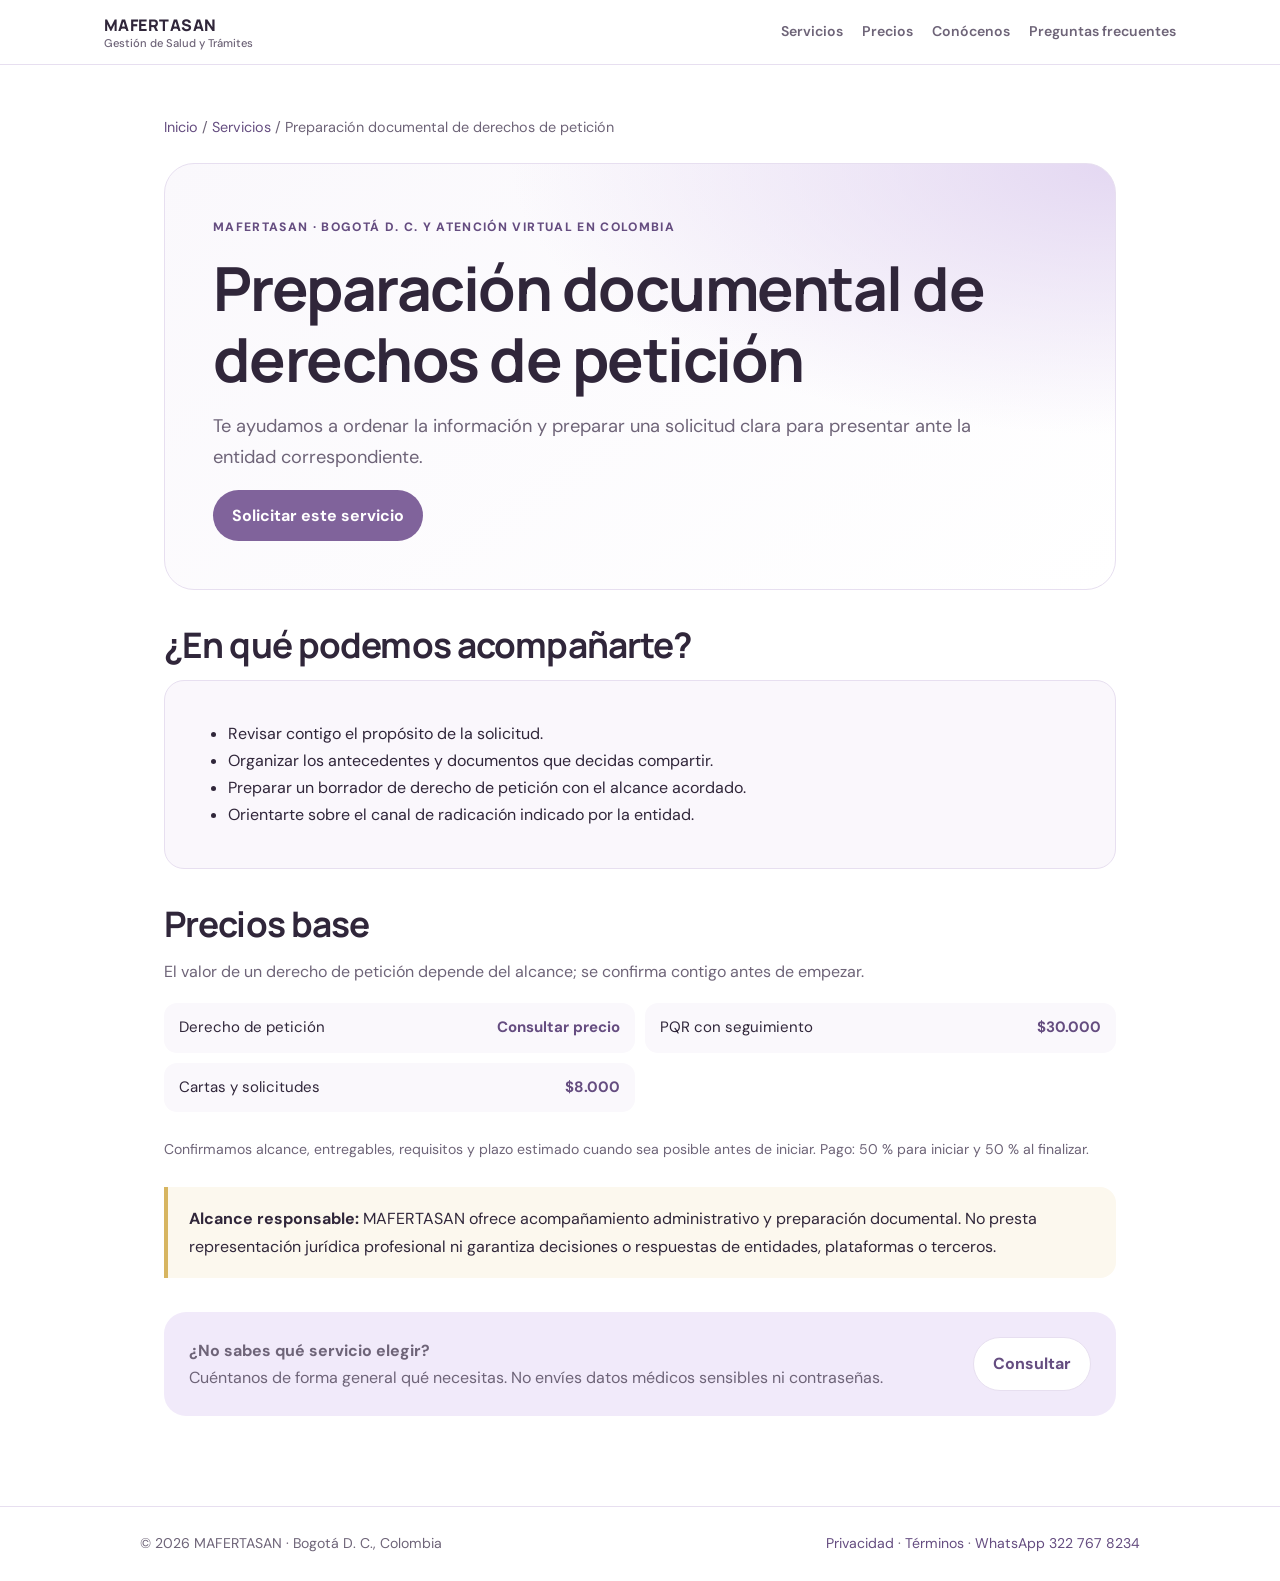
<file: derechos-de-peticion.html>
<!doctype html>
<html lang="es">
<head>
<meta charset="utf-8"><meta name="viewport" content="width=device-width, initial-scale=1"><meta name="theme-color" content="#ffffff">
<title>Preparación de derechos de petición en Colombia | MAFERTASAN</title><meta name="description" content="Acompañamiento para organizar la información y preparar derechos de petición y solicitudes formales en Colombia."><link rel="canonical" href="https://mafertasan.vercel.app/derechos-de-peticion"><meta property="og:title" content="Preparación de derechos de petición en Colombia | MAFERTASAN"><meta property="og:description" content="Acompañamiento para organizar la información y preparar derechos de petición y solicitudes formales en Colombia."><meta property="og:type" content="website"><meta property="og:image" content="https://mafertasan.vercel.app/assets/mayerli-guzman.jpg"><link rel="stylesheet" href="assets/seo-pages.css"><link rel="preconnect" href="https://fonts.googleapis.com"><link rel="preconnect" href="https://fonts.gstatic.com" crossorigin><link href="https://fonts.googleapis.com/css2?family=DM+Sans:wght@400;500;600;700&family=Manrope:wght@500;600;700;800&display=swap" rel="stylesheet"><script type="application/ld+json">{"provider":{"name":"MAFERTASAN Gestión en Salud","telephone":"+57 322 767 8234","url":"https://mafertasan.vercel.app/","@type":"Organization"},"url":"https://mafertasan.vercel.app/derechos-de-peticion","@context":"https://schema.org","areaServed":[{"name":"Bogotá, D. C.","@type":"City"},{"name":"Colombia","@type":"Country"}],"@type":"Service","name":"Preparación documental de derechos de petición","description":"Acompañamiento para organizar la información y preparar derechos de petición y solicitudes formales en Colombia."}</script>
</head>
<body><header class="site-header"><nav class="site-nav"><a class="brand" href="index.html">MAFERTASAN<small>Gestión de Salud y Trámites</small></a><div class="nav-links"><a href="index.html#servicios">Servicios</a><a href="index.html#precios">Precios</a><a href="index.html#nosotros">Conócenos</a><a href="index.html#faq">Preguntas frecuentes</a></div></nav></header>
<main><p class="breadcrumb"><a class="link" href="index.html">Inicio</a> / <a class="link" href="index.html#servicios">Servicios</a> / Preparación documental de derechos de petición</p><section class="hero-panel"><span class="eyebrow">MAFERTASAN · Bogotá D. C. y atención virtual en Colombia</span><h1>Preparación documental de derechos de petición</h1><p class="lead">Te ayudamos a ordenar la información y preparar una solicitud clara para presentar ante la entidad correspondiente.</p><a class="button" href="index.html?servicio=Derecho%20de%20petici%C3%B3n#solicitud">Solicitar este servicio</a></section><section><h2>¿En qué podemos acompañarte?</h2><div class="content-card tint"><ul><li>Revisar contigo el propósito de la solicitud.</li><li>Organizar los antecedentes y documentos que decidas compartir.</li><li>Preparar un borrador de derecho de petición con el alcance acordado.</li><li>Orientarte sobre el canal de radicación indicado por la entidad.</li></ul></div></section><section style="margin-top:34px"><h2>Precios base</h2><p>El valor de un derecho de petición depende del alcance; se confirma contigo antes de empezar.</p><div class="price-list"><div><span>Derecho de petición</span><strong>Consultar precio</strong></div><div><span>PQR con seguimiento</span><strong>$30.000</strong></div><div><span>Cartas y solicitudes</span><strong>$8.000</strong></div></div><p class="small">Confirmamos alcance, entregables, requisitos y plazo estimado cuando sea posible antes de iniciar. Pago: 50 % para iniciar y 50 % al finalizar.</p></section><section class="notice"><strong>Alcance responsable:</strong> MAFERTASAN ofrece acompañamiento administrativo y preparación documental. No presta representación jurídica profesional ni garantiza decisiones o respuestas de entidades, plataformas o terceros.</section><div class="cta-panel"><p><strong>¿No sabes qué servicio elegir?</strong><br>Cuéntanos de forma general qué necesitas. No envíes datos médicos sensibles ni contraseñas.</p><a class="button secondary" href="index.html#solicitud">Consultar</a></div></main><footer class="site-footer"><div class="footer-inner"><span>© 2026 MAFERTASAN · Bogotá D. C., Colombia</span><span><a class="link" href="privacidad.html">Privacidad</a> · <a class="link" href="terminos.html">Términos</a> · <a class="link" href="https://wa.me/573227678234" target="_blank" rel="noopener">WhatsApp 322 767 8234</a></span></div></footer></body></html>
</file>
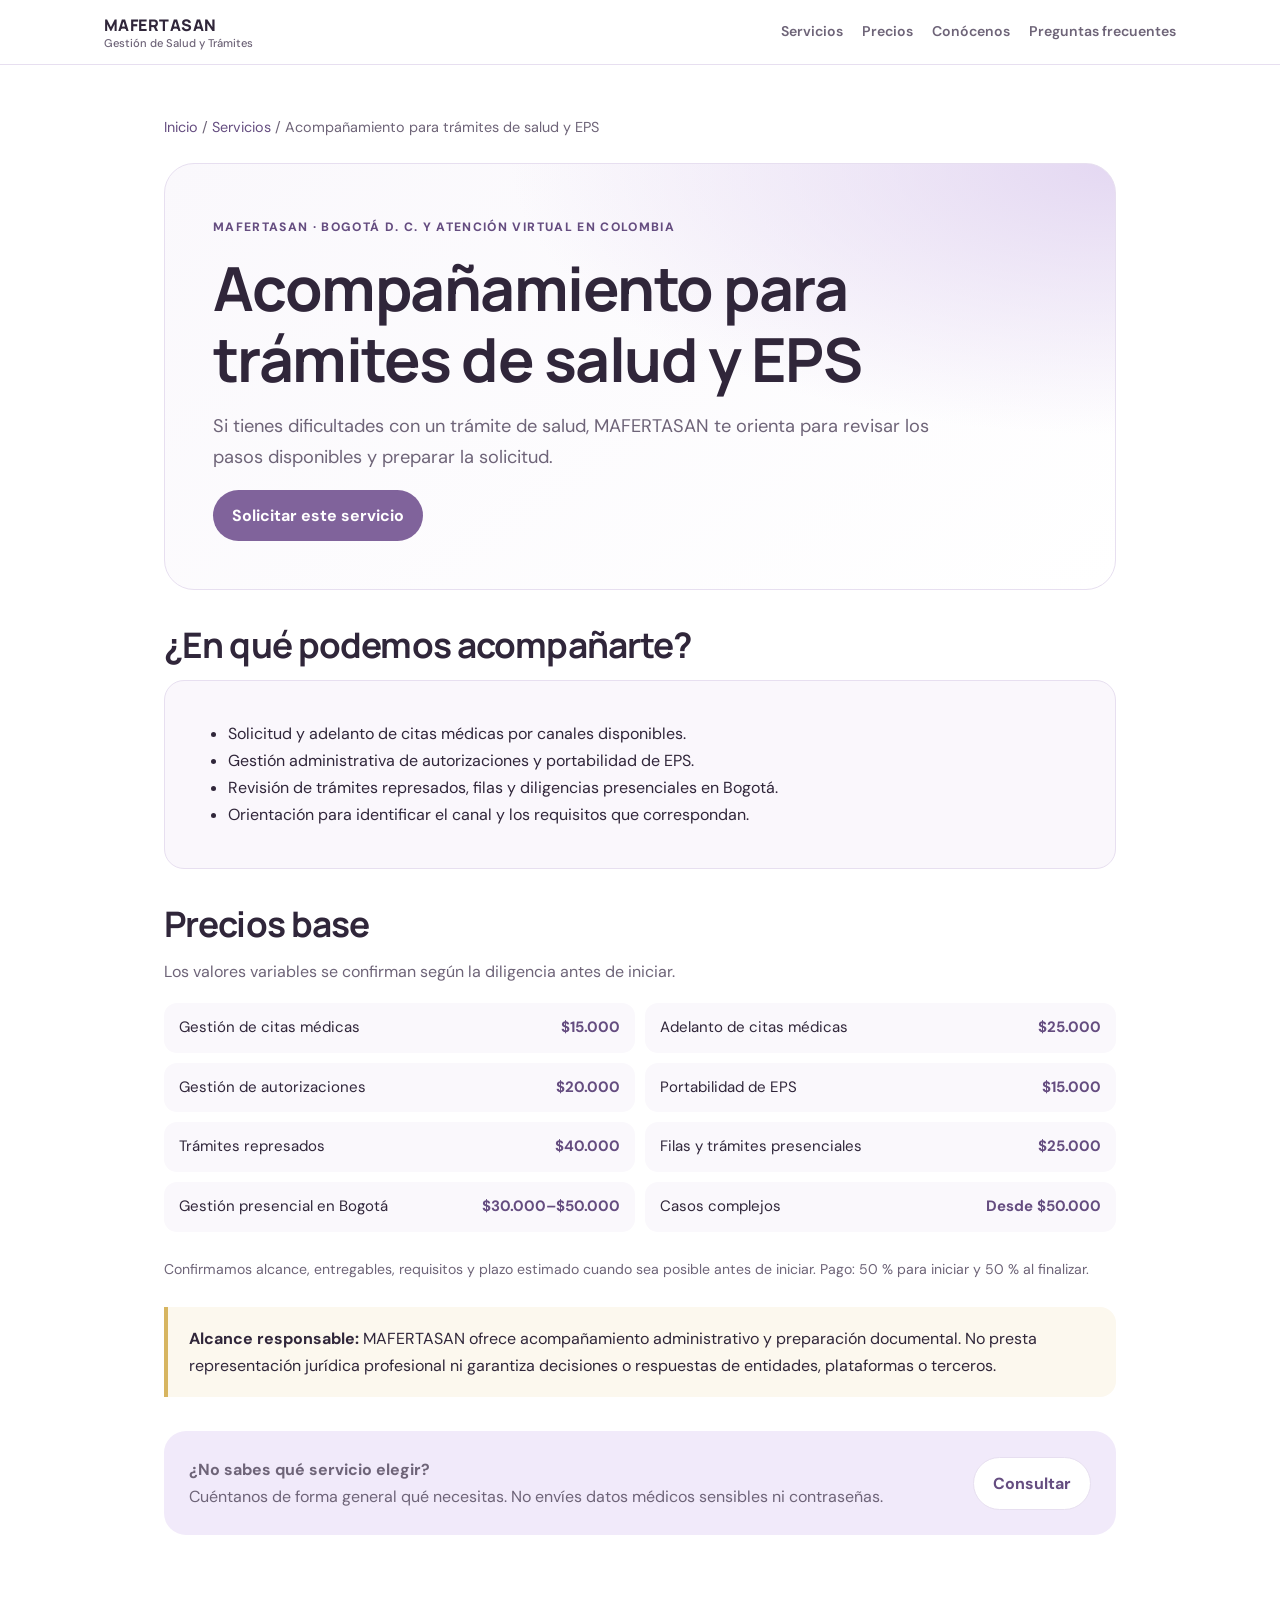
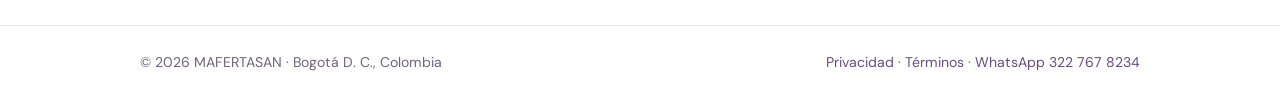
<file: gestion-de-salud.html>
<!doctype html>
<html lang="es">
<head>
<meta charset="utf-8"><meta name="viewport" content="width=device-width, initial-scale=1"><meta name="theme-color" content="#ffffff">
<title>Gestión de salud y trámites de EPS en Bogotá | MAFERTASAN</title><meta name="description" content="Acompañamiento administrativo con trámites de EPS e IPS, citas, autorizaciones y gestiones de salud en Bogotá y Colombia."><link rel="canonical" href="https://mafertasan.vercel.app/gestion-de-salud"><meta property="og:title" content="Gestión de salud y trámites de EPS en Bogotá | MAFERTASAN"><meta property="og:description" content="Acompañamiento administrativo con trámites de EPS e IPS, citas, autorizaciones y gestiones de salud en Bogotá y Colombia."><meta property="og:type" content="website"><meta property="og:image" content="https://mafertasan.vercel.app/assets/mayerli-guzman.jpg"><link rel="stylesheet" href="assets/seo-pages.css"><link rel="preconnect" href="https://fonts.googleapis.com"><link rel="preconnect" href="https://fonts.gstatic.com" crossorigin><link href="https://fonts.googleapis.com/css2?family=DM+Sans:wght@400;500;600;700&family=Manrope:wght@500;600;700;800&display=swap" rel="stylesheet"><script type="application/ld+json">{"provider":{"name":"MAFERTASAN Gestión en Salud","telephone":"+57 322 767 8234","url":"https://mafertasan.vercel.app/","@type":"Organization"},"url":"https://mafertasan.vercel.app/gestion-de-salud","@context":"https://schema.org","areaServed":[{"name":"Bogotá, D. C.","@type":"City"},{"name":"Colombia","@type":"Country"}],"@type":"Service","name":"Acompañamiento para trámites de salud y EPS","description":"Acompañamiento administrativo con trámites de EPS e IPS, citas, autorizaciones y gestiones de salud en Bogotá y Colombia."}</script>
</head>
<body><header class="site-header"><nav class="site-nav"><a class="brand" href="index.html">MAFERTASAN<small>Gestión de Salud y Trámites</small></a><div class="nav-links"><a href="index.html#servicios">Servicios</a><a href="index.html#precios">Precios</a><a href="index.html#nosotros">Conócenos</a><a href="index.html#faq">Preguntas frecuentes</a></div></nav></header>
<main><p class="breadcrumb"><a class="link" href="index.html">Inicio</a> / <a class="link" href="index.html#servicios">Servicios</a> / Acompañamiento para trámites de salud y EPS</p><section class="hero-panel"><span class="eyebrow">MAFERTASAN · Bogotá D. C. y atención virtual en Colombia</span><h1>Acompañamiento para trámites de salud y EPS</h1><p class="lead">Si tienes dificultades con un trámite de salud, MAFERTASAN te orienta para revisar los pasos disponibles y preparar la solicitud.</p><a class="button" href="index.html?servicio=Gesti%C3%B3n%20de%20citas%20m%C3%A9dicas#solicitud">Solicitar este servicio</a></section><section><h2>¿En qué podemos acompañarte?</h2><div class="content-card tint"><ul><li>Solicitud y adelanto de citas médicas por canales disponibles.</li><li>Gestión administrativa de autorizaciones y portabilidad de EPS.</li><li>Revisión de trámites represados, filas y diligencias presenciales en Bogotá.</li><li>Orientación para identificar el canal y los requisitos que correspondan.</li></ul></div></section><section style="margin-top:34px"><h2>Precios base</h2><p>Los valores variables se confirman según la diligencia antes de iniciar.</p><div class="price-list"><div><span>Gestión de citas médicas</span><strong>$15.000</strong></div><div><span>Adelanto de citas médicas</span><strong>$25.000</strong></div><div><span>Gestión de autorizaciones</span><strong>$20.000</strong></div><div><span>Portabilidad de EPS</span><strong>$15.000</strong></div><div><span>Trámites represados</span><strong>$40.000</strong></div><div><span>Filas y trámites presenciales</span><strong>$25.000</strong></div><div><span>Gestión presencial en Bogotá</span><strong>$30.000–$50.000</strong></div><div><span>Casos complejos</span><strong>Desde $50.000</strong></div></div><p class="small">Confirmamos alcance, entregables, requisitos y plazo estimado cuando sea posible antes de iniciar. Pago: 50 % para iniciar y 50 % al finalizar.</p></section><section class="notice"><strong>Alcance responsable:</strong> MAFERTASAN ofrece acompañamiento administrativo y preparación documental. No presta representación jurídica profesional ni garantiza decisiones o respuestas de entidades, plataformas o terceros.</section><div class="cta-panel"><p><strong>¿No sabes qué servicio elegir?</strong><br>Cuéntanos de forma general qué necesitas. No envíes datos médicos sensibles ni contraseñas.</p><a class="button secondary" href="index.html#solicitud">Consultar</a></div></main><footer class="site-footer"><div class="footer-inner"><span>© 2026 MAFERTASAN · Bogotá D. C., Colombia</span><span><a class="link" href="privacidad.html">Privacidad</a> · <a class="link" href="terminos.html">Términos</a> · <a class="link" href="https://wa.me/573227678234" target="_blank" rel="noopener">WhatsApp 322 767 8234</a></span></div></footer></body></html>
</file>
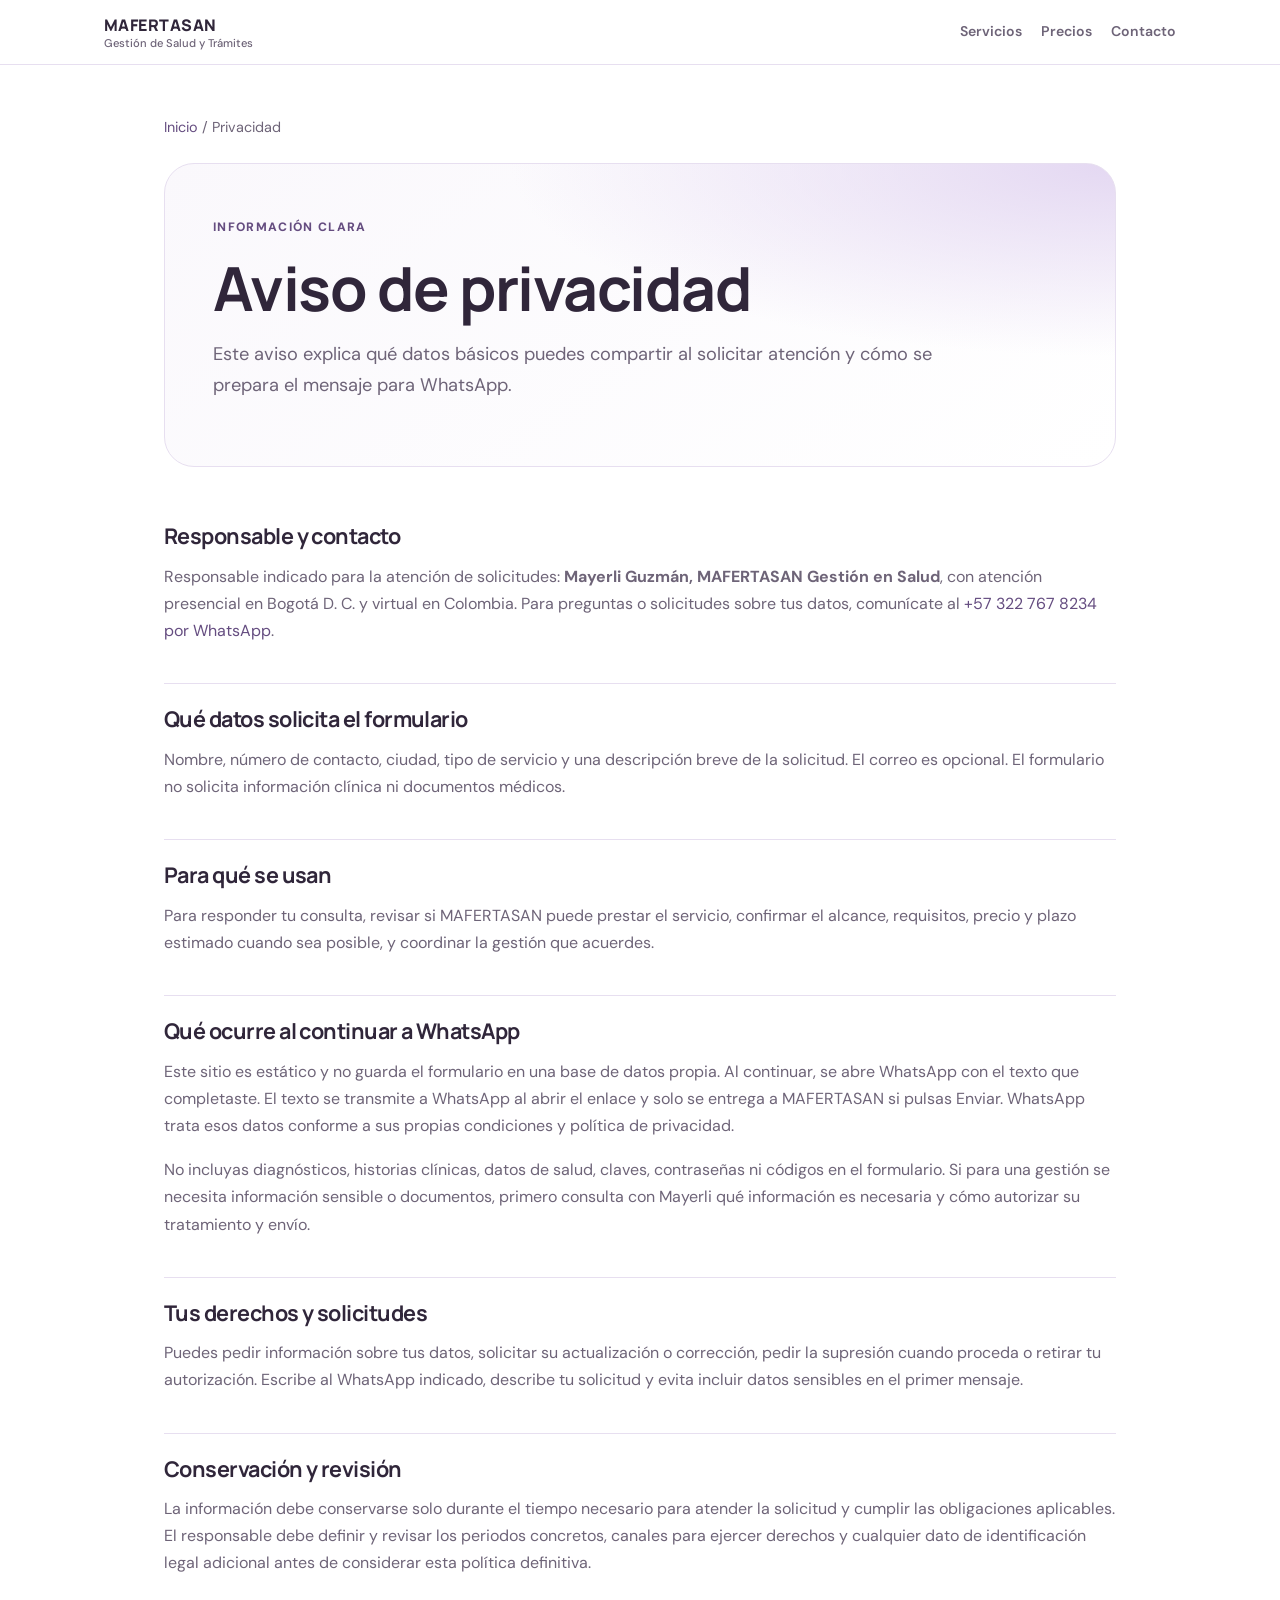
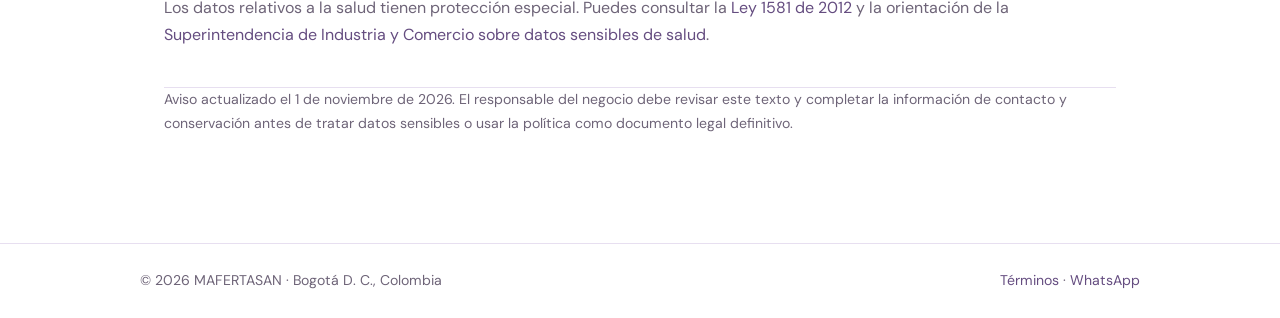
<file: privacidad.html>
<!doctype html>
<html lang="es"><head><meta charset="utf-8"><meta name="viewport" content="width=device-width, initial-scale=1"><meta name="theme-color" content="#ffffff"><title>Aviso de privacidad | MAFERTASAN</title><meta name="description" content="Información sobre los datos de contacto que MAFERTASAN recibe al atender consultas por su formulario y WhatsApp."><link rel="canonical" href="https://mafertasan.vercel.app/privacidad"><link rel="stylesheet" href="assets/seo-pages.css"><link rel="preconnect" href="https://fonts.googleapis.com"><link rel="preconnect" href="https://fonts.gstatic.com" crossorigin><link href="https://fonts.googleapis.com/css2?family=DM+Sans:wght@400;500;600;700&family=Manrope:wght@500;600;700;800&display=swap" rel="stylesheet"></head>
<body><header class="site-header"><nav class="site-nav"><a class="brand" href="index.html">MAFERTASAN<small>Gestión de Salud y Trámites</small></a><div class="nav-links"><a href="index.html#servicios">Servicios</a><a href="index.html#precios">Precios</a><a href="index.html#contacto">Contacto</a></div></nav></header><main><p class="breadcrumb"><a class="link" href="index.html">Inicio</a> / Privacidad</p><section class="hero-panel"><span class="eyebrow">Información clara</span><h1>Aviso de privacidad</h1><p class="lead">Este aviso explica qué datos básicos puedes compartir al solicitar atención y cómo se prepara el mensaje para WhatsApp.</p></section>
<section class="policy-section"><h2>Responsable y contacto</h2><p>Responsable indicado para la atención de solicitudes: <strong>Mayerli Guzmán, MAFERTASAN Gestión en Salud</strong>, con atención presencial en Bogotá D. C. y virtual en Colombia. Para preguntas o solicitudes sobre tus datos, comunícate al <a class="link" href="https://wa.me/573227678234" target="_blank" rel="noopener">+57 322 767 8234 por WhatsApp</a>.</p></section>
<section class="policy-section"><h2>Qué datos solicita el formulario</h2><p>Nombre, número de contacto, ciudad, tipo de servicio y una descripción breve de la solicitud. El correo es opcional. El formulario no solicita información clínica ni documentos médicos.</p></section>
<section class="policy-section"><h2>Para qué se usan</h2><p>Para responder tu consulta, revisar si MAFERTASAN puede prestar el servicio, confirmar el alcance, requisitos, precio y plazo estimado cuando sea posible, y coordinar la gestión que acuerdes.</p></section>
<section class="policy-section"><h2>Qué ocurre al continuar a WhatsApp</h2><p>Este sitio es estático y no guarda el formulario en una base de datos propia. Al continuar, se abre WhatsApp con el texto que completaste. El texto se transmite a WhatsApp al abrir el enlace y solo se entrega a MAFERTASAN si pulsas Enviar. WhatsApp trata esos datos conforme a sus propias condiciones y política de privacidad.</p><p>No incluyas diagnósticos, historias clínicas, datos de salud, claves, contraseñas ni códigos en el formulario. Si para una gestión se necesita información sensible o documentos, primero consulta con Mayerli qué información es necesaria y cómo autorizar su tratamiento y envío.</p></section>
<section class="policy-section"><h2>Tus derechos y solicitudes</h2><p>Puedes pedir información sobre tus datos, solicitar su actualización o corrección, pedir la supresión cuando proceda o retirar tu autorización. Escribe al WhatsApp indicado, describe tu solicitud y evita incluir datos sensibles en el primer mensaje.</p></section>
<section class="policy-section"><h2>Conservación y revisión</h2><p>La información debe conservarse solo durante el tiempo necesario para atender la solicitud y cumplir las obligaciones aplicables. El responsable debe definir y revisar los periodos concretos, canales para ejercer derechos y cualquier dato de identificación legal adicional antes de considerar esta política definitiva.</p><p>Los datos relativos a la salud tienen protección especial. Puedes consultar la <a class="link" href="https://www.funcionpublica.gov.co/eva/gestornormativo/norma.php?i=49981" target="_blank" rel="noopener">Ley 1581 de 2012</a> y la orientación de la <a class="link" href="https://sedeelectronica.sic.gov.co/publicaciones/boletin-juridico/concepto/tratamiento-de-datos-sensibles-relativos-la-salud" target="_blank" rel="noopener">Superintendencia de Industria y Comercio sobre datos sensibles de salud</a>.</p></section>
<p class="small">Aviso actualizado el 1 de noviembre de 2026. El responsable del negocio debe revisar este texto y completar la información de contacto y conservación antes de tratar datos sensibles o usar la política como documento legal definitivo.</p></main><footer class="site-footer"><div class="footer-inner"><span>© 2026 MAFERTASAN · Bogotá D. C., Colombia</span><span><a class="link" href="terminos.html">Términos</a> · <a class="link" href="https://wa.me/573227678234">WhatsApp</a></span></div></footer></body></html>
</file>
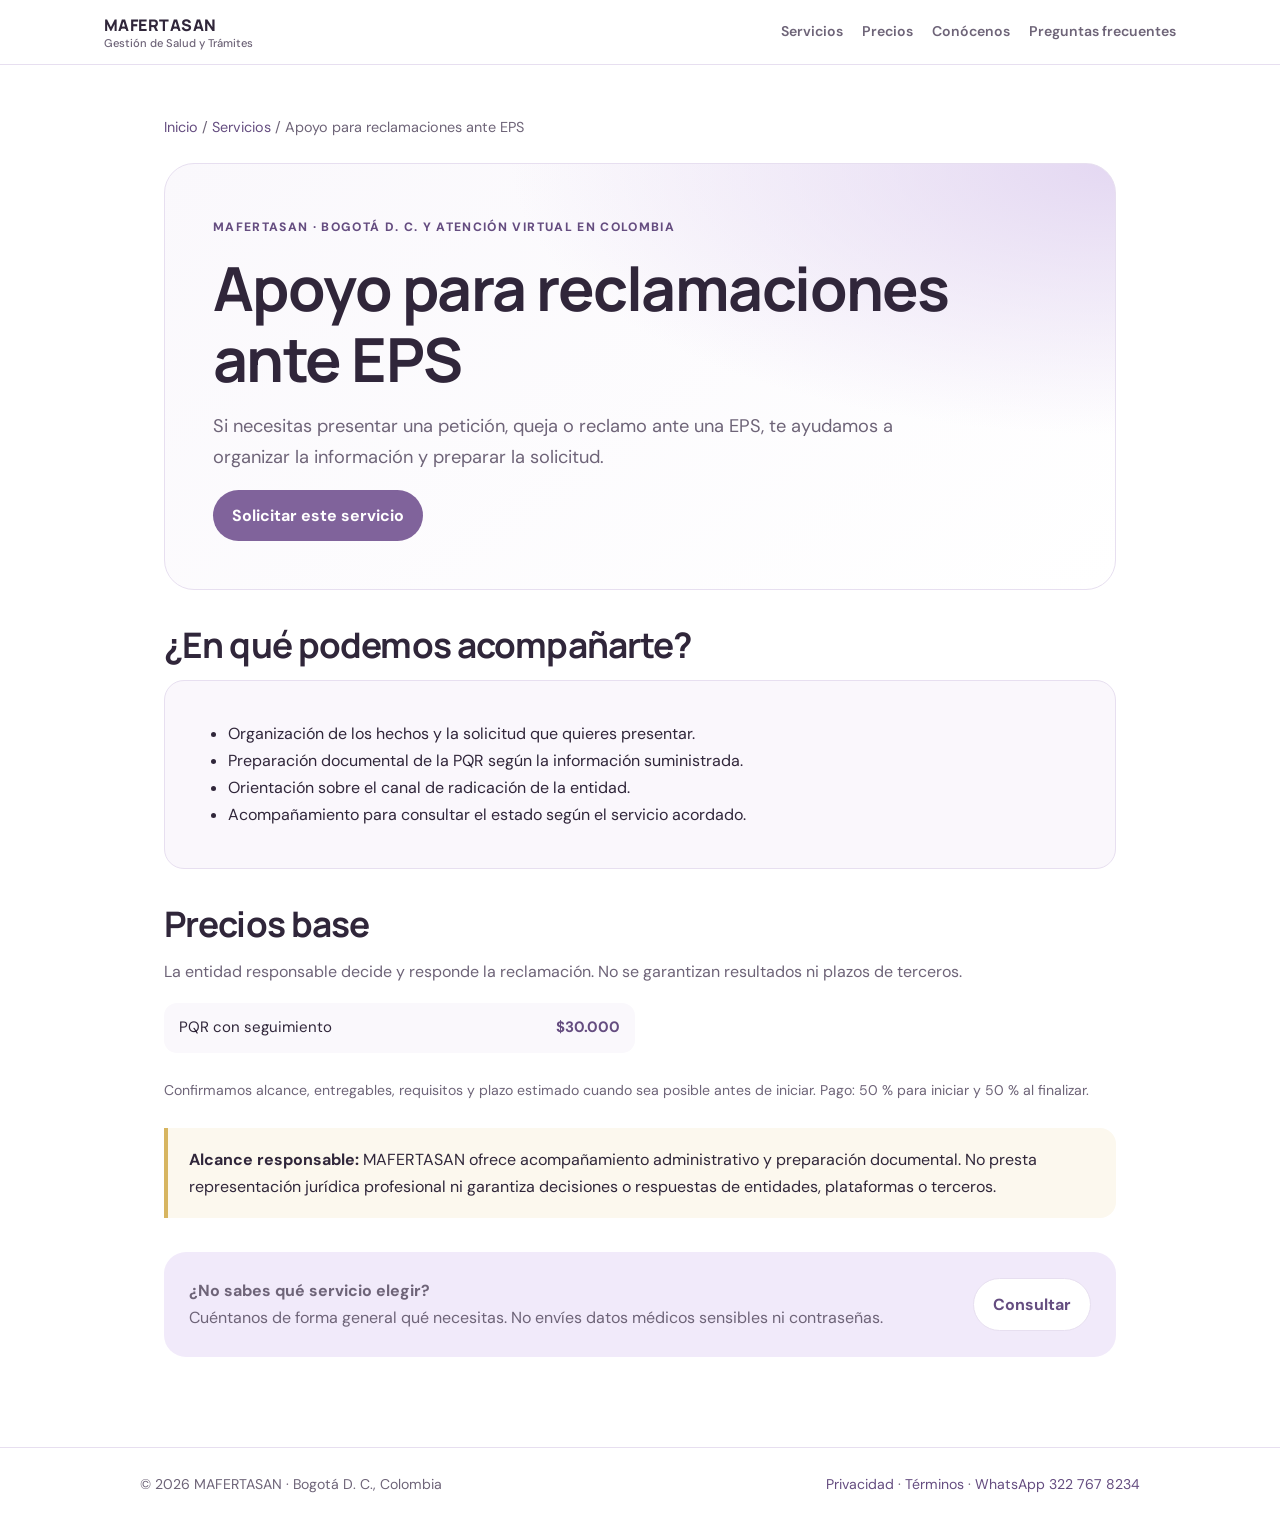
<file: reclamaciones-eps.html>
<!doctype html>
<html lang="es">
<head>
<meta charset="utf-8"><meta name="viewport" content="width=device-width, initial-scale=1"><meta name="theme-color" content="#ffffff">
<title>Reclamaciones y PQR ante EPS | MAFERTASAN</title><meta name="description" content="Apoyo para preparar peticiones, quejas y reclamos relacionados con EPS, con orientación administrativa y seguimiento."><link rel="canonical" href="https://mafertasan.vercel.app/reclamaciones-eps"><meta property="og:title" content="Reclamaciones y PQR ante EPS | MAFERTASAN"><meta property="og:description" content="Apoyo para preparar peticiones, quejas y reclamos relacionados con EPS, con orientación administrativa y seguimiento."><meta property="og:type" content="website"><meta property="og:image" content="https://mafertasan.vercel.app/assets/mayerli-guzman.jpg"><link rel="stylesheet" href="assets/seo-pages.css"><link rel="preconnect" href="https://fonts.googleapis.com"><link rel="preconnect" href="https://fonts.gstatic.com" crossorigin><link href="https://fonts.googleapis.com/css2?family=DM+Sans:wght@400;500;600;700&family=Manrope:wght@500;600;700;800&display=swap" rel="stylesheet"><script type="application/ld+json">{"provider":{"name":"MAFERTASAN Gestión en Salud","telephone":"+57 322 767 8234","url":"https://mafertasan.vercel.app/","@type":"Organization"},"url":"https://mafertasan.vercel.app/reclamaciones-eps","@context":"https://schema.org","areaServed":[{"name":"Bogotá, D. C.","@type":"City"},{"name":"Colombia","@type":"Country"}],"@type":"Service","name":"Apoyo para reclamaciones ante EPS","description":"Apoyo para preparar peticiones, quejas y reclamos relacionados con EPS, con orientación administrativa y seguimiento."}</script>
</head>
<body><header class="site-header"><nav class="site-nav"><a class="brand" href="index.html">MAFERTASAN<small>Gestión de Salud y Trámites</small></a><div class="nav-links"><a href="index.html#servicios">Servicios</a><a href="index.html#precios">Precios</a><a href="index.html#nosotros">Conócenos</a><a href="index.html#faq">Preguntas frecuentes</a></div></nav></header>
<main><p class="breadcrumb"><a class="link" href="index.html">Inicio</a> / <a class="link" href="index.html#servicios">Servicios</a> / Apoyo para reclamaciones ante EPS</p><section class="hero-panel"><span class="eyebrow">MAFERTASAN · Bogotá D. C. y atención virtual en Colombia</span><h1>Apoyo para reclamaciones ante EPS</h1><p class="lead">Si necesitas presentar una petición, queja o reclamo ante una EPS, te ayudamos a organizar la información y preparar la solicitud.</p><a class="button" href="index.html?servicio=Peticiones%2C%20quejas%20y%20reclamos%20con%20seguimiento#solicitud">Solicitar este servicio</a></section><section><h2>¿En qué podemos acompañarte?</h2><div class="content-card tint"><ul><li>Organización de los hechos y la solicitud que quieres presentar.</li><li>Preparación documental de la PQR según la información suministrada.</li><li>Orientación sobre el canal de radicación de la entidad.</li><li>Acompañamiento para consultar el estado según el servicio acordado.</li></ul></div></section><section style="margin-top:34px"><h2>Precios base</h2><p>La entidad responsable decide y responde la reclamación. No se garantizan resultados ni plazos de terceros.</p><div class="price-list"><div><span>PQR con seguimiento</span><strong>$30.000</strong></div></div><p class="small">Confirmamos alcance, entregables, requisitos y plazo estimado cuando sea posible antes de iniciar. Pago: 50 % para iniciar y 50 % al finalizar.</p></section><section class="notice"><strong>Alcance responsable:</strong> MAFERTASAN ofrece acompañamiento administrativo y preparación documental. No presta representación jurídica profesional ni garantiza decisiones o respuestas de entidades, plataformas o terceros.</section><div class="cta-panel"><p><strong>¿No sabes qué servicio elegir?</strong><br>Cuéntanos de forma general qué necesitas. No envíes datos médicos sensibles ni contraseñas.</p><a class="button secondary" href="index.html#solicitud">Consultar</a></div></main><footer class="site-footer"><div class="footer-inner"><span>© 2026 MAFERTASAN · Bogotá D. C., Colombia</span><span><a class="link" href="privacidad.html">Privacidad</a> · <a class="link" href="terminos.html">Términos</a> · <a class="link" href="https://wa.me/573227678234" target="_blank" rel="noopener">WhatsApp 322 767 8234</a></span></div></footer></body></html>
</file>
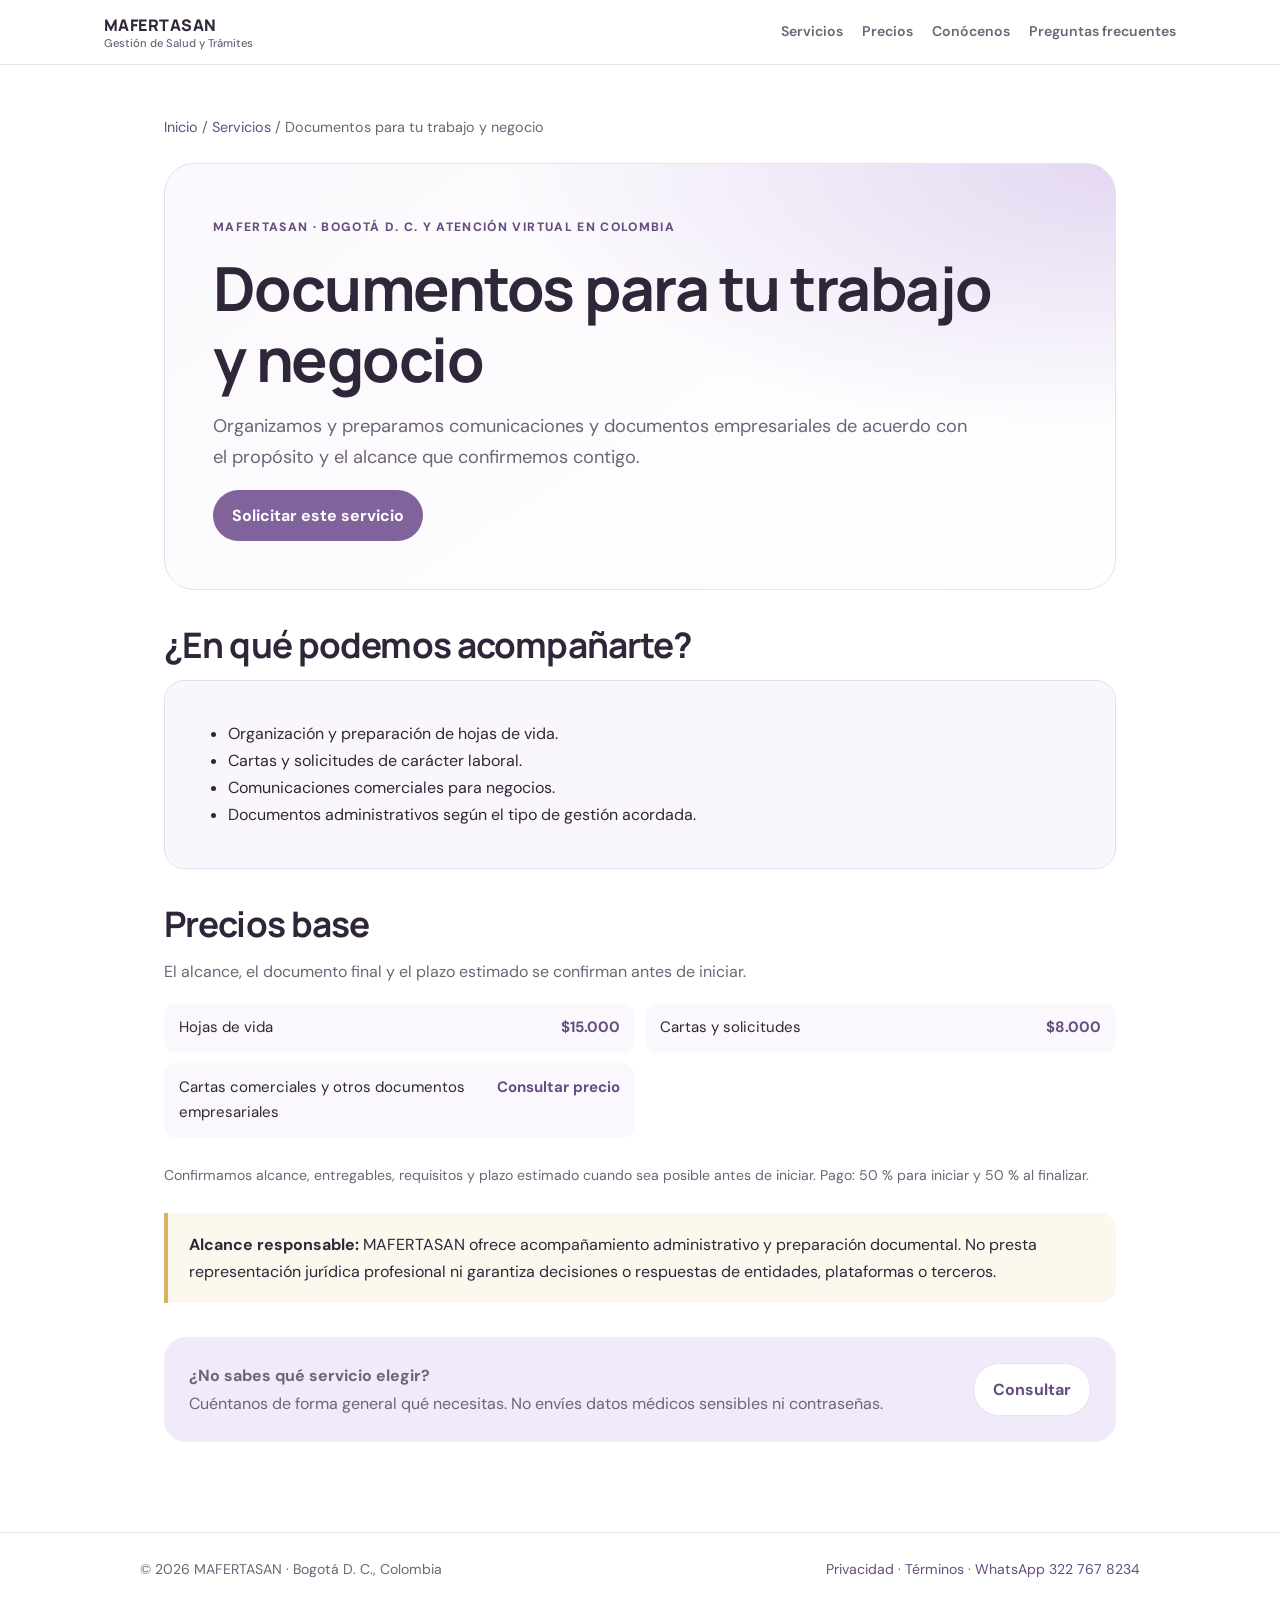
<file: servicios-empresariales.html>
<!doctype html>
<html lang="es">
<head>
<meta charset="utf-8"><meta name="viewport" content="width=device-width, initial-scale=1"><meta name="theme-color" content="#ffffff">
<title>Hojas de vida y documentos empresariales | MAFERTASAN</title><meta name="description" content="Preparación de hojas de vida, cartas comerciales, documentos laborales y comunicaciones administrativas."><link rel="canonical" href="https://mafertasan.vercel.app/servicios-empresariales"><meta property="og:title" content="Hojas de vida y documentos empresariales | MAFERTASAN"><meta property="og:description" content="Preparación de hojas de vida, cartas comerciales, documentos laborales y comunicaciones administrativas."><meta property="og:type" content="website"><meta property="og:image" content="https://mafertasan.vercel.app/assets/mayerli-guzman.jpg"><link rel="stylesheet" href="assets/seo-pages.css"><link rel="preconnect" href="https://fonts.googleapis.com"><link rel="preconnect" href="https://fonts.gstatic.com" crossorigin><link href="https://fonts.googleapis.com/css2?family=DM+Sans:wght@400;500;600;700&family=Manrope:wght@500;600;700;800&display=swap" rel="stylesheet"><script type="application/ld+json">{"provider":{"name":"MAFERTASAN Gestión en Salud","telephone":"+57 322 767 8234","url":"https://mafertasan.vercel.app/","@type":"Organization"},"url":"https://mafertasan.vercel.app/servicios-empresariales","@context":"https://schema.org","areaServed":[{"name":"Bogotá, D. C.","@type":"City"},{"name":"Colombia","@type":"Country"}],"@type":"Service","name":"Documentos para tu trabajo y negocio","description":"Preparación de hojas de vida, cartas comerciales, documentos laborales y comunicaciones administrativas."}</script>
</head>
<body><header class="site-header"><nav class="site-nav"><a class="brand" href="index.html">MAFERTASAN<small>Gestión de Salud y Trámites</small></a><div class="nav-links"><a href="index.html#servicios">Servicios</a><a href="index.html#precios">Precios</a><a href="index.html#nosotros">Conócenos</a><a href="index.html#faq">Preguntas frecuentes</a></div></nav></header>
<main><p class="breadcrumb"><a class="link" href="index.html">Inicio</a> / <a class="link" href="index.html#servicios">Servicios</a> / Documentos para tu trabajo y negocio</p><section class="hero-panel"><span class="eyebrow">MAFERTASAN · Bogotá D. C. y atención virtual en Colombia</span><h1>Documentos para tu trabajo y negocio</h1><p class="lead">Organizamos y preparamos comunicaciones y documentos empresariales de acuerdo con el propósito y el alcance que confirmemos contigo.</p><a class="button" href="index.html?servicio=Hojas%20de%20vida#solicitud">Solicitar este servicio</a></section><section><h2>¿En qué podemos acompañarte?</h2><div class="content-card tint"><ul><li>Organización y preparación de hojas de vida.</li><li>Cartas y solicitudes de carácter laboral.</li><li>Comunicaciones comerciales para negocios.</li><li>Documentos administrativos según el tipo de gestión acordada.</li></ul></div></section><section style="margin-top:34px"><h2>Precios base</h2><p>El alcance, el documento final y el plazo estimado se confirman antes de iniciar.</p><div class="price-list"><div><span>Hojas de vida</span><strong>$15.000</strong></div><div><span>Cartas y solicitudes</span><strong>$8.000</strong></div><div><span>Cartas comerciales y otros documentos empresariales</span><strong>Consultar precio</strong></div></div><p class="small">Confirmamos alcance, entregables, requisitos y plazo estimado cuando sea posible antes de iniciar. Pago: 50 % para iniciar y 50 % al finalizar.</p></section><section class="notice"><strong>Alcance responsable:</strong> MAFERTASAN ofrece acompañamiento administrativo y preparación documental. No presta representación jurídica profesional ni garantiza decisiones o respuestas de entidades, plataformas o terceros.</section><div class="cta-panel"><p><strong>¿No sabes qué servicio elegir?</strong><br>Cuéntanos de forma general qué necesitas. No envíes datos médicos sensibles ni contraseñas.</p><a class="button secondary" href="index.html#solicitud">Consultar</a></div></main><footer class="site-footer"><div class="footer-inner"><span>© 2026 MAFERTASAN · Bogotá D. C., Colombia</span><span><a class="link" href="privacidad.html">Privacidad</a> · <a class="link" href="terminos.html">Términos</a> · <a class="link" href="https://wa.me/573227678234" target="_blank" rel="noopener">WhatsApp 322 767 8234</a></span></div></footer></body></html>
</file>
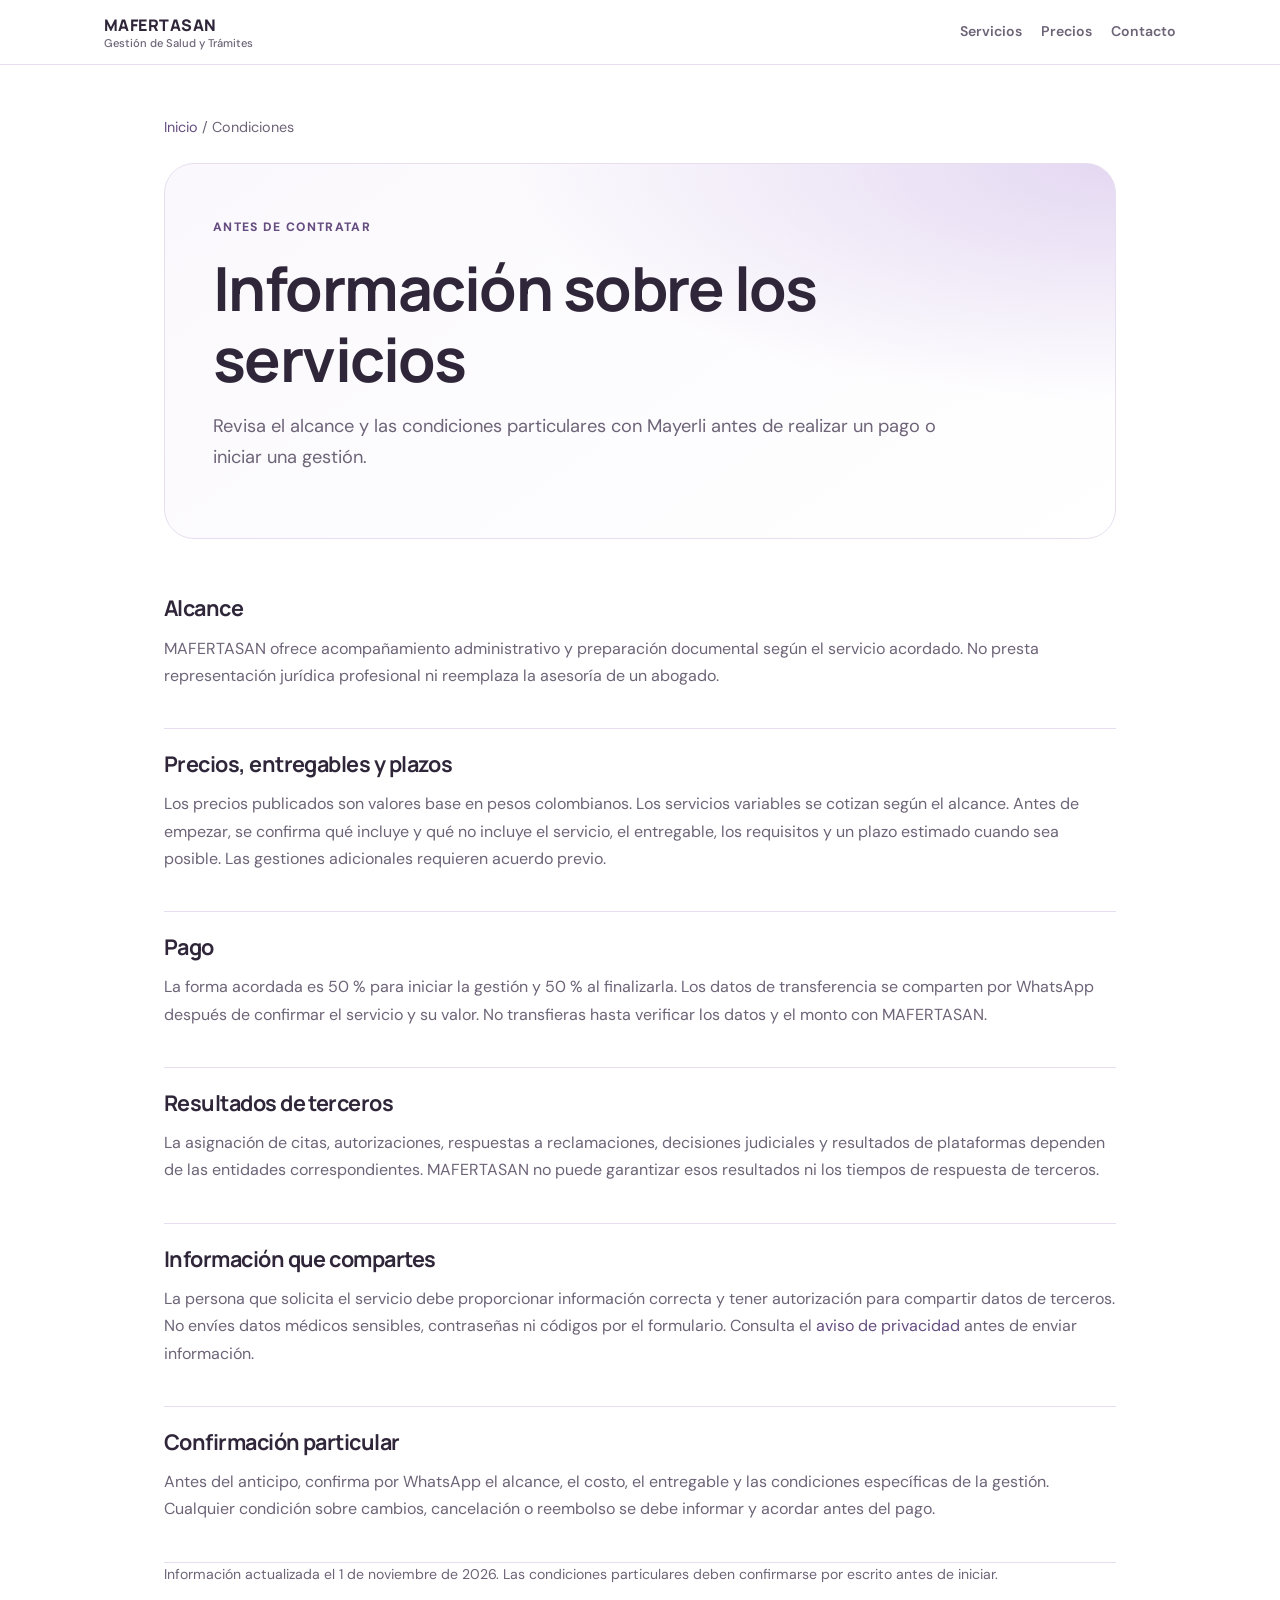
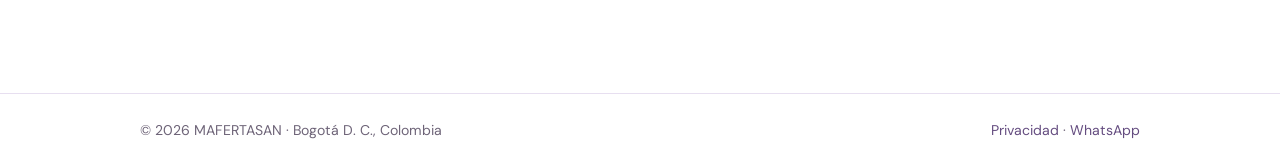
<file: terminos.html>
<!doctype html>
<html lang="es"><head><meta charset="utf-8"><meta name="viewport" content="width=device-width, initial-scale=1"><meta name="theme-color" content="#ffffff"><title>Condiciones del servicio | MAFERTASAN</title><meta name="description" content="Alcance, precios, pagos y límites de los servicios administrativos y de preparación documental de MAFERTASAN."><link rel="canonical" href="https://mafertasan.vercel.app/terminos"><link rel="stylesheet" href="assets/seo-pages.css"><link rel="preconnect" href="https://fonts.googleapis.com"><link rel="preconnect" href="https://fonts.gstatic.com" crossorigin><link href="https://fonts.googleapis.com/css2?family=DM+Sans:wght@400;500;600;700&family=Manrope:wght@500;600;700;800&display=swap" rel="stylesheet"></head>
<body><header class="site-header"><nav class="site-nav"><a class="brand" href="index.html">MAFERTASAN<small>Gestión de Salud y Trámites</small></a><div class="nav-links"><a href="index.html#servicios">Servicios</a><a href="index.html#precios">Precios</a><a href="index.html#contacto">Contacto</a></div></nav></header><main><p class="breadcrumb"><a class="link" href="index.html">Inicio</a> / Condiciones</p><section class="hero-panel"><span class="eyebrow">Antes de contratar</span><h1>Información sobre los servicios</h1><p class="lead">Revisa el alcance y las condiciones particulares con Mayerli antes de realizar un pago o iniciar una gestión.</p></section>
<section class="policy-section"><h2>Alcance</h2><p>MAFERTASAN ofrece acompañamiento administrativo y preparación documental según el servicio acordado. No presta representación jurídica profesional ni reemplaza la asesoría de un abogado.</p></section><section class="policy-section"><h2>Precios, entregables y plazos</h2><p>Los precios publicados son valores base en pesos colombianos. Los servicios variables se cotizan según el alcance. Antes de empezar, se confirma qué incluye y qué no incluye el servicio, el entregable, los requisitos y un plazo estimado cuando sea posible. Las gestiones adicionales requieren acuerdo previo.</p></section><section class="policy-section"><h2>Pago</h2><p>La forma acordada es 50 % para iniciar la gestión y 50 % al finalizarla. Los datos de transferencia se comparten por WhatsApp después de confirmar el servicio y su valor. No transfieras hasta verificar los datos y el monto con MAFERTASAN.</p></section><section class="policy-section"><h2>Resultados de terceros</h2><p>La asignación de citas, autorizaciones, respuestas a reclamaciones, decisiones judiciales y resultados de plataformas dependen de las entidades correspondientes. MAFERTASAN no puede garantizar esos resultados ni los tiempos de respuesta de terceros.</p></section><section class="policy-section"><h2>Información que compartes</h2><p>La persona que solicita el servicio debe proporcionar información correcta y tener autorización para compartir datos de terceros. No envíes datos médicos sensibles, contraseñas ni códigos por el formulario. Consulta el <a class="link" href="privacidad.html">aviso de privacidad</a> antes de enviar información.</p></section><section class="policy-section"><h2>Confirmación particular</h2><p>Antes del anticipo, confirma por WhatsApp el alcance, el costo, el entregable y las condiciones específicas de la gestión. Cualquier condición sobre cambios, cancelación o reembolso se debe informar y acordar antes del pago.</p></section><p class="small">Información actualizada el 1 de noviembre de 2026. Las condiciones particulares deben confirmarse por escrito antes de iniciar.</p></main><footer class="site-footer"><div class="footer-inner"><span>© 2026 MAFERTASAN · Bogotá D. C., Colombia</span><span><a class="link" href="privacidad.html">Privacidad</a> · <a class="link" href="https://wa.me/573227678234">WhatsApp</a></span></div></footer></body></html>
</file>
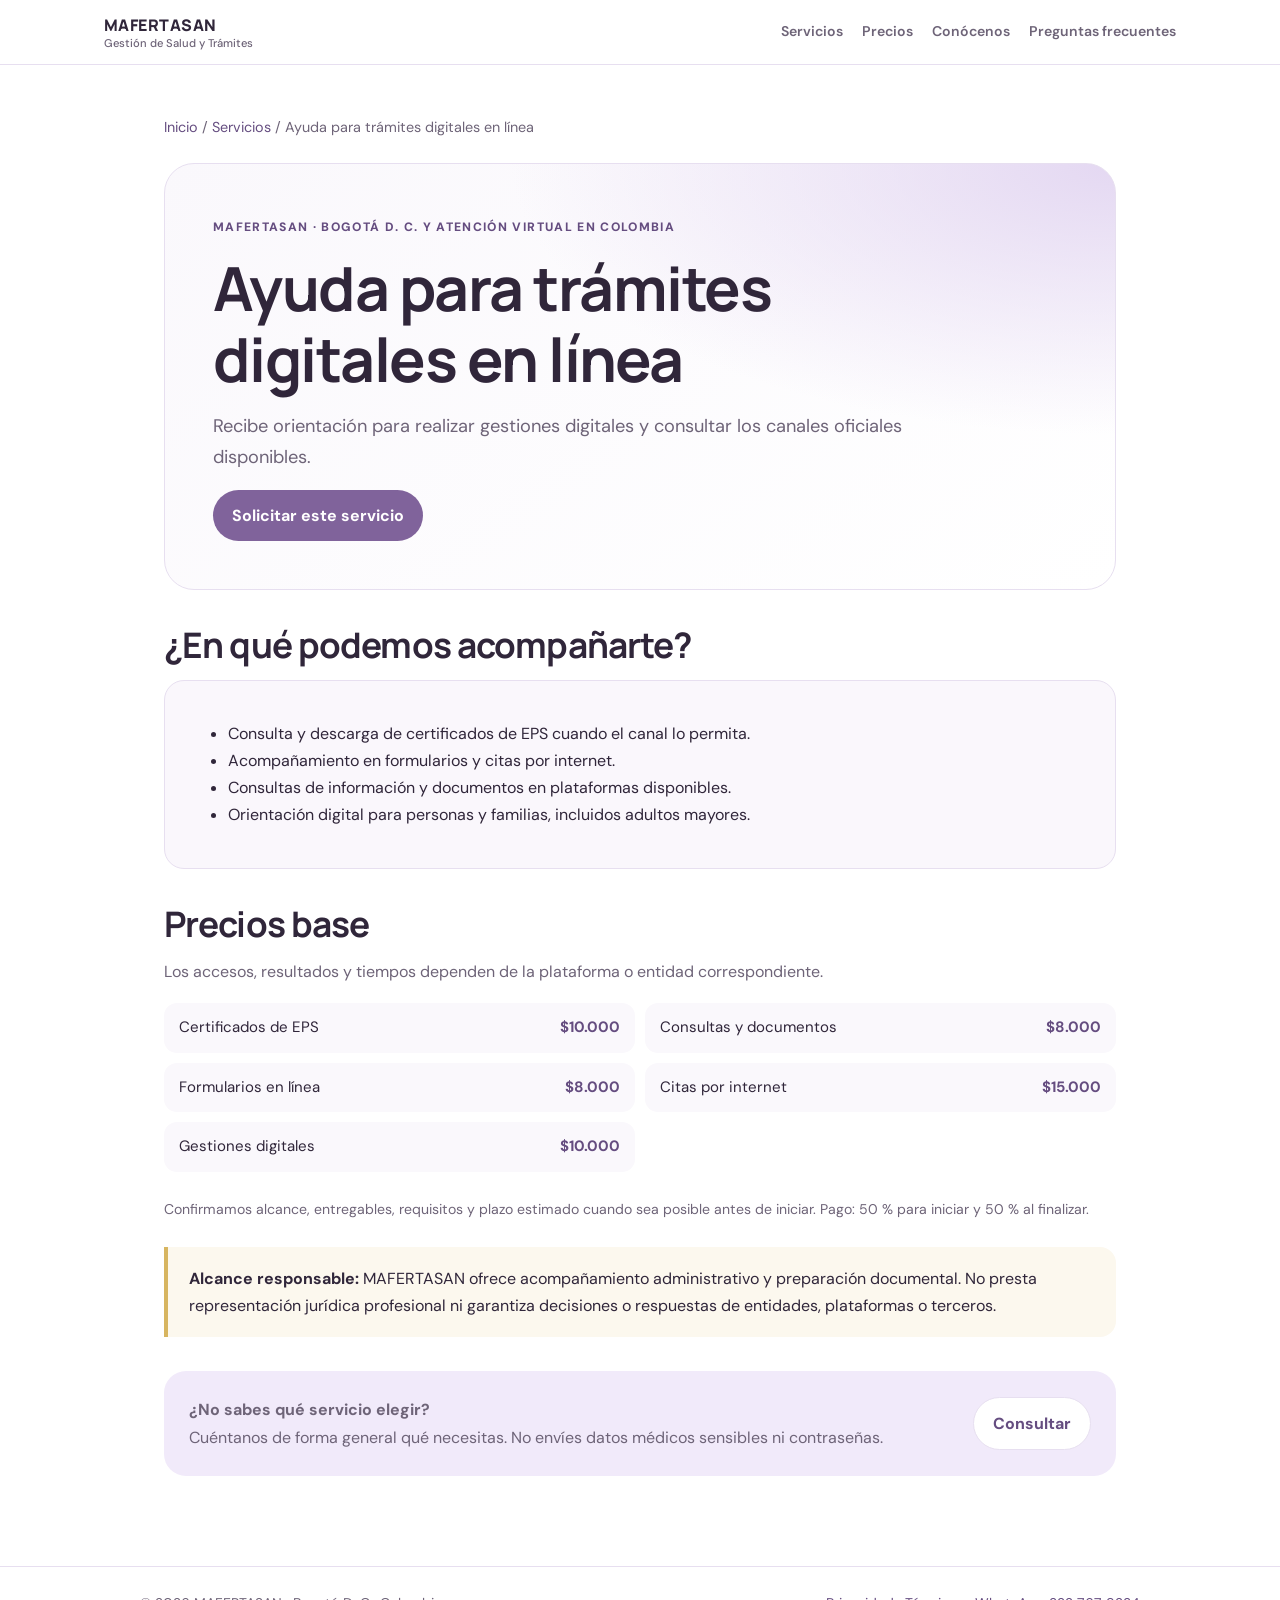
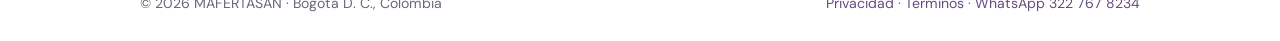
<file: tramites-digitales.html>
<!doctype html>
<html lang="es">
<head>
<meta charset="utf-8"><meta name="viewport" content="width=device-width, initial-scale=1"><meta name="theme-color" content="#ffffff">
<title>Ayuda con trámites digitales y en línea | MAFERTASAN</title><meta name="description" content="Acompañamiento para certificados, formularios, consultas en plataformas y gestiones digitales en Colombia."><link rel="canonical" href="https://mafertasan.vercel.app/tramites-digitales"><meta property="og:title" content="Ayuda con trámites digitales y en línea | MAFERTASAN"><meta property="og:description" content="Acompañamiento para certificados, formularios, consultas en plataformas y gestiones digitales en Colombia."><meta property="og:type" content="website"><meta property="og:image" content="https://mafertasan.vercel.app/assets/mayerli-guzman.jpg"><link rel="stylesheet" href="assets/seo-pages.css"><link rel="preconnect" href="https://fonts.googleapis.com"><link rel="preconnect" href="https://fonts.gstatic.com" crossorigin><link href="https://fonts.googleapis.com/css2?family=DM+Sans:wght@400;500;600;700&family=Manrope:wght@500;600;700;800&display=swap" rel="stylesheet"><script type="application/ld+json">{"provider":{"name":"MAFERTASAN Gestión en Salud","telephone":"+57 322 767 8234","url":"https://mafertasan.vercel.app/","@type":"Organization"},"url":"https://mafertasan.vercel.app/tramites-digitales","@context":"https://schema.org","areaServed":[{"name":"Bogotá, D. C.","@type":"City"},{"name":"Colombia","@type":"Country"}],"@type":"Service","name":"Ayuda para trámites digitales en línea","description":"Acompañamiento para certificados, formularios, consultas en plataformas y gestiones digitales en Colombia."}</script>
</head>
<body><header class="site-header"><nav class="site-nav"><a class="brand" href="index.html">MAFERTASAN<small>Gestión de Salud y Trámites</small></a><div class="nav-links"><a href="index.html#servicios">Servicios</a><a href="index.html#precios">Precios</a><a href="index.html#nosotros">Conócenos</a><a href="index.html#faq">Preguntas frecuentes</a></div></nav></header>
<main><p class="breadcrumb"><a class="link" href="index.html">Inicio</a> / <a class="link" href="index.html#servicios">Servicios</a> / Ayuda para trámites digitales en línea</p><section class="hero-panel"><span class="eyebrow">MAFERTASAN · Bogotá D. C. y atención virtual en Colombia</span><h1>Ayuda para trámites digitales en línea</h1><p class="lead">Recibe orientación para realizar gestiones digitales y consultar los canales oficiales disponibles.</p><a class="button" href="index.html?servicio=Certificados%20de%20EPS#solicitud">Solicitar este servicio</a></section><section><h2>¿En qué podemos acompañarte?</h2><div class="content-card tint"><ul><li>Consulta y descarga de certificados de EPS cuando el canal lo permita.</li><li>Acompañamiento en formularios y citas por internet.</li><li>Consultas de información y documentos en plataformas disponibles.</li><li>Orientación digital para personas y familias, incluidos adultos mayores.</li></ul></div></section><section style="margin-top:34px"><h2>Precios base</h2><p>Los accesos, resultados y tiempos dependen de la plataforma o entidad correspondiente.</p><div class="price-list"><div><span>Certificados de EPS</span><strong>$10.000</strong></div><div><span>Consultas y documentos</span><strong>$8.000</strong></div><div><span>Formularios en línea</span><strong>$8.000</strong></div><div><span>Citas por internet</span><strong>$15.000</strong></div><div><span>Gestiones digitales</span><strong>$10.000</strong></div></div><p class="small">Confirmamos alcance, entregables, requisitos y plazo estimado cuando sea posible antes de iniciar. Pago: 50 % para iniciar y 50 % al finalizar.</p></section><section class="notice"><strong>Alcance responsable:</strong> MAFERTASAN ofrece acompañamiento administrativo y preparación documental. No presta representación jurídica profesional ni garantiza decisiones o respuestas de entidades, plataformas o terceros.</section><div class="cta-panel"><p><strong>¿No sabes qué servicio elegir?</strong><br>Cuéntanos de forma general qué necesitas. No envíes datos médicos sensibles ni contraseñas.</p><a class="button secondary" href="index.html#solicitud">Consultar</a></div></main><footer class="site-footer"><div class="footer-inner"><span>© 2026 MAFERTASAN · Bogotá D. C., Colombia</span><span><a class="link" href="privacidad.html">Privacidad</a> · <a class="link" href="terminos.html">Términos</a> · <a class="link" href="https://wa.me/573227678234" target="_blank" rel="noopener">WhatsApp 322 767 8234</a></span></div></footer></body></html>
</file>
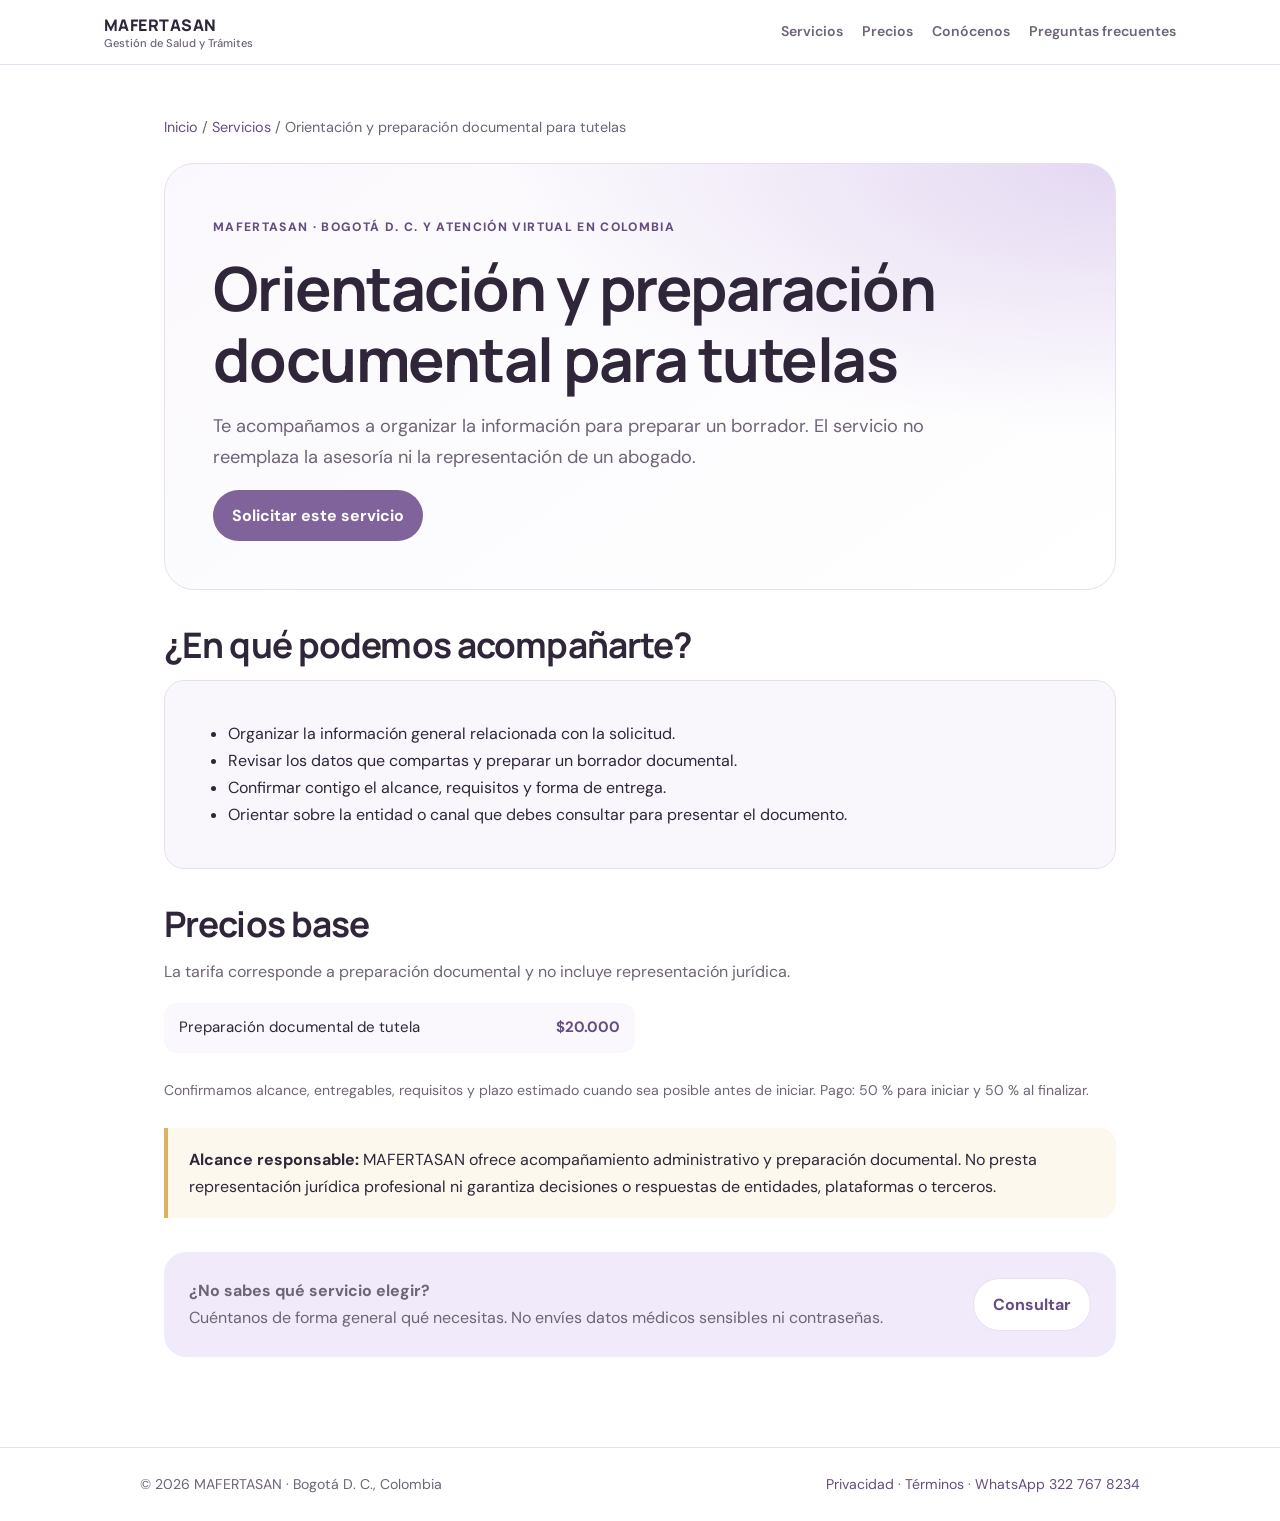
<file: tutelas.html>
<!doctype html>
<html lang="es">
<head>
<meta charset="utf-8"><meta name="viewport" content="width=device-width, initial-scale=1"><meta name="theme-color" content="#ffffff">
<title>Preparación documental de tutelas | MAFERTASAN</title><meta name="description" content="Acompañamiento administrativo para organizar información y preparar borradores de tutela. Sin representación jurídica ni promesa de resultado."><link rel="canonical" href="https://mafertasan.vercel.app/tutelas"><meta property="og:title" content="Preparación documental de tutelas | MAFERTASAN"><meta property="og:description" content="Acompañamiento administrativo para organizar información y preparar borradores de tutela. Sin representación jurídica ni promesa de resultado."><meta property="og:type" content="website"><meta property="og:image" content="https://mafertasan.vercel.app/assets/mayerli-guzman.jpg"><link rel="stylesheet" href="assets/seo-pages.css"><link rel="preconnect" href="https://fonts.googleapis.com"><link rel="preconnect" href="https://fonts.gstatic.com" crossorigin><link href="https://fonts.googleapis.com/css2?family=DM+Sans:wght@400;500;600;700&family=Manrope:wght@500;600;700;800&display=swap" rel="stylesheet"><script type="application/ld+json">{"provider":{"name":"MAFERTASAN Gestión en Salud","telephone":"+57 322 767 8234","url":"https://mafertasan.vercel.app/","@type":"Organization"},"url":"https://mafertasan.vercel.app/tutelas","@context":"https://schema.org","areaServed":[{"name":"Bogotá, D. C.","@type":"City"},{"name":"Colombia","@type":"Country"}],"@type":"Service","name":"Orientación y preparación documental para tutelas","description":"Acompañamiento administrativo para organizar información y preparar borradores de tutela. Sin representación jurídica ni promesa de resultado."}</script>
</head>
<body><header class="site-header"><nav class="site-nav"><a class="brand" href="index.html">MAFERTASAN<small>Gestión de Salud y Trámites</small></a><div class="nav-links"><a href="index.html#servicios">Servicios</a><a href="index.html#precios">Precios</a><a href="index.html#nosotros">Conócenos</a><a href="index.html#faq">Preguntas frecuentes</a></div></nav></header>
<main><p class="breadcrumb"><a class="link" href="index.html">Inicio</a> / <a class="link" href="index.html#servicios">Servicios</a> / Orientación y preparación documental para tutelas</p><section class="hero-panel"><span class="eyebrow">MAFERTASAN · Bogotá D. C. y atención virtual en Colombia</span><h1>Orientación y preparación documental para tutelas</h1><p class="lead">Te acompañamos a organizar la información para preparar un borrador. El servicio no reemplaza la asesoría ni la representación de un abogado.</p><a class="button" href="index.html?servicio=Tutela#solicitud">Solicitar este servicio</a></section><section><h2>¿En qué podemos acompañarte?</h2><div class="content-card tint"><ul><li>Organizar la información general relacionada con la solicitud.</li><li>Revisar los datos que compartas y preparar un borrador documental.</li><li>Confirmar contigo el alcance, requisitos y forma de entrega.</li><li>Orientar sobre la entidad o canal que debes consultar para presentar el documento.</li></ul></div></section><section style="margin-top:34px"><h2>Precios base</h2><p>La tarifa corresponde a preparación documental y no incluye representación jurídica.</p><div class="price-list"><div><span>Preparación documental de tutela</span><strong>$20.000</strong></div></div><p class="small">Confirmamos alcance, entregables, requisitos y plazo estimado cuando sea posible antes de iniciar. Pago: 50 % para iniciar y 50 % al finalizar.</p></section><section class="notice"><strong>Alcance responsable:</strong> MAFERTASAN ofrece acompañamiento administrativo y preparación documental. No presta representación jurídica profesional ni garantiza decisiones o respuestas de entidades, plataformas o terceros.</section><div class="cta-panel"><p><strong>¿No sabes qué servicio elegir?</strong><br>Cuéntanos de forma general qué necesitas. No envíes datos médicos sensibles ni contraseñas.</p><a class="button secondary" href="index.html#solicitud">Consultar</a></div></main><footer class="site-footer"><div class="footer-inner"><span>© 2026 MAFERTASAN · Bogotá D. C., Colombia</span><span><a class="link" href="privacidad.html">Privacidad</a> · <a class="link" href="terminos.html">Términos</a> · <a class="link" href="https://wa.me/573227678234" target="_blank" rel="noopener">WhatsApp 322 767 8234</a></span></div></footer></body></html>
</file>
<file: assets/seo-pages.css>
:root{--ink:#30263a;--muted:#6e6478;--purple:#80639b;--purple-dark:#654d80;--lavender:#f1eafa;--line:#e7dff0;--white:#fff;--gold:#d7b560}*{box-sizing:border-box}html{scroll-behavior:smooth}body{margin:0;background:#fff;color:var(--ink);font-family:'DM Sans',Arial,sans-serif;line-height:1.7}a{color:inherit;text-decoration:none}.site-header{background:#ffffffed;border-bottom:1px solid var(--line);position:sticky;top:0;z-index:2;backdrop-filter:blur(12px)}.site-nav{max-width:1120px;margin:auto;padding:14px 24px;display:flex;align-items:center;justify-content:space-between;gap:18px}.brand{font:800 1rem Manrope,Arial,sans-serif;color:var(--ink);letter-spacing:.03em}.brand small{display:block;font:500 .7rem 'DM Sans',Arial,sans-serif;color:var(--muted);letter-spacing:0}.nav-links{display:flex;gap:19px;flex-wrap:wrap;font-size:.88rem;font-weight:600;color:var(--muted)}.nav-links a:hover,.link{color:var(--purple-dark)}.button{display:inline-flex;align-items:center;justify-content:center;gap:9px;padding:12px 19px;border-radius:999px;background:var(--purple);color:#fff;font-weight:700}.button:hover{background:var(--purple-dark)}.button.secondary{background:#fff;color:var(--purple-dark);border:1px solid var(--line)}main{max-width:1000px;margin:auto;padding:50px 24px 90px}.breadcrumb{font-size:.9rem;color:var(--muted);margin:0 0 24px}.eyebrow{color:var(--purple-dark);text-transform:uppercase;letter-spacing:.11em;font-weight:800;font-size:.76rem}h1,h2,h3{font-family:Manrope,'DM Sans',Arial,sans-serif;line-height:1.18;letter-spacing:-.025em}h1{font-size:clamp(2.1rem,5vw,3.8rem);max-width:800px;margin:12px 0 16px}h2{font-size:clamp(1.5rem,3.2vw,2.2rem);margin:0 0 14px}h3{font-size:1.16rem;margin:0 0 8px}p{color:var(--muted);margin:0 0 17px}.lead{font-size:1.14rem;max-width:760px}.hero-panel{padding:clamp(24px,5vw,48px);border-radius:30px;background:radial-gradient(ellipse at 100% 0,#e4d8f2 0,transparent 45%),linear-gradient(145deg,#faf8fc,#fff);border:1px solid var(--line);margin-bottom:34px}.content-grid{display:grid;grid-template-columns:1fr 1fr;gap:18px;margin:28px 0}.content-card{padding:23px;border:1px solid var(--line);border-radius:20px;background:#fff}.content-card.tint{background:#faf7fc}.price-list{display:grid;grid-template-columns:1fr 1fr;gap:10px;margin:18px 0 26px}.price-list div{padding:12px 15px;border-radius:13px;background:#faf8fc;display:flex;justify-content:space-between;gap:15px;font-size:.94rem}.price-list strong{white-space:nowrap;color:var(--purple-dark)}.notice{padding:18px 21px;border-left:4px solid var(--gold);border-radius:0 16px 16px 0;background:#fcf8ee;margin:25px 0}.cta-panel{display:flex;justify-content:space-between;align-items:center;gap:22px;margin-top:34px;padding:25px;border-radius:22px;background:var(--lavender)}.cta-panel p{margin:0}.site-footer{border-top:1px solid var(--line);padding:25px 24px;color:var(--muted);font-size:.88rem}.footer-inner{max-width:1000px;margin:auto;display:flex;justify-content:space-between;gap:18px;flex-wrap:wrap}.policy-section{padding:22px 0;border-bottom:1px solid var(--line)}.policy-section h2{font-size:1.35rem}.policy-section ul{color:var(--muted);padding-left:23px}.small{font-size:.88rem}.visually-soft{color:var(--muted)}@media(max-width:760px){.site-nav{align-items:flex-start;flex-direction:column;padding:13px 20px}.nav-links{gap:12px}.hero-panel{border-radius:22px}.content-grid,.price-list{grid-template-columns:1fr}.cta-panel{align-items:flex-start;flex-direction:column}main{padding:34px 20px 65px}}
</file>
